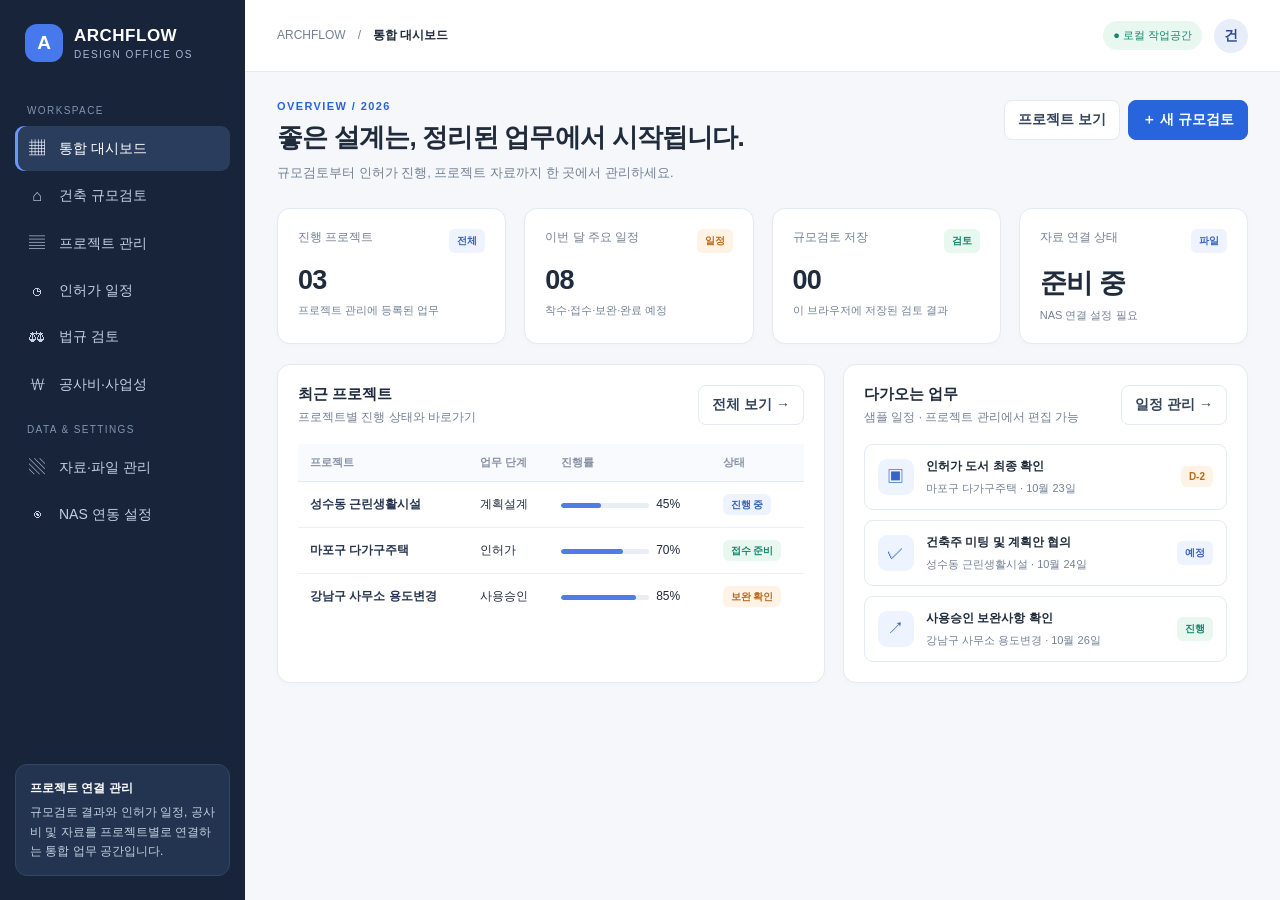
<file: index.html>
<!DOCTYPE html>
<html lang="ko">
<head>
<meta charset="UTF-8">
<meta name="viewport" content="width=device-width, initial-scale=1">
<title>ARCHFLOW | 건축 규모검토 & 업무관리</title>
<style>
:root{--navy:#172b4d;--blue:#2864dc;--pale:#edf3ff;--bg:#f5f7fb;--line:#e4e9f2;--text:#202b3c;--muted:#738096;--green:#16876b;--orange:#c87822}
*{box-sizing:border-box}body{margin:0;background:var(--bg);font-family:Inter,"Noto Sans KR",Arial,sans-serif;color:var(--text);font-size:14px}button,input,select,textarea{font:inherit}button{cursor:pointer}.app{display:flex;min-height:100vh}.sidebar{width:245px;background:#17243a;color:#dce5f4;padding:24px 15px;display:flex;flex-direction:column;flex-shrink:0}.brand{display:flex;gap:11px;align-items:center;padding:0 10px 28px}.logo{width:38px;height:38px;background:#4778ec;border-radius:12px;display:grid;place-items:center;color:white;font-size:19px;font-weight:800}.brand strong{font-size:17px;letter-spacing:.5px;color:white}.brand small{display:block;color:#a9b8d1;font-size:10px;letter-spacing:1.5px;margin-top:3px}.navlabel{font-size:10px;color:#8394b0;letter-spacing:1.4px;padding:15px 12px 8px}.nav{display:flex;align-items:center;gap:12px;padding:12px;border-radius:9px;color:#c4d0e2;margin:2px 0;border:0;background:transparent;text-align:left;width:100%}.nav .ico{width:20px;text-align:center;font-size:16px}.nav:hover,.nav.active{background:#2a3d5c;color:white}.nav.active{box-shadow:inset 3px 0 #6d94ff}.sidefoot{margin-top:auto;background:#22344f;border:1px solid #344762;border-radius:12px;padding:14px;color:#c4d0e2;font-size:12px;line-height:1.6}.sidefoot b{display:block;color:#fff;margin-bottom:5px}.main{flex:1;min-width:0}.topbar{height:72px;background:#fff;border-bottom:1px solid var(--line);display:flex;align-items:center;justify-content:space-between;padding:0 32px}.crumb{color:var(--muted);font-size:12px}.crumb b{color:var(--text)}.topright{display:flex;align-items:center;gap:12px}.status{font-size:11px;background:#e9f7f1;color:#16876b;padding:7px 10px;border-radius:20px}.avatar{width:34px;height:34px;border-radius:50%;background:#e8edfa;color:#2c4e91;display:grid;place-items:center;font-weight:700}.content{padding:28px 32px 40px;max-width:1500px;margin:auto}.pagehead{display:flex;justify-content:space-between;gap:18px;align-items:flex-start;margin-bottom:24px}.eyebrow{color:var(--blue);font-size:11px;letter-spacing:1.4px;font-weight:800;margin-bottom:8px}.pagehead h1{font-size:26px;letter-spacing:-.8px;margin:0 0 8px}.sub{color:var(--muted);font-size:13px;line-height:1.6}.actions{display:flex;gap:8px;flex-wrap:wrap}.btn{border:1px solid var(--line);background:white;color:#35435a;border-radius:8px;padding:10px 13px;font-weight:650}.btn.primary{background:var(--blue);color:white;border-color:var(--blue)}.btn.dark{background:var(--navy);color:#fff;border-color:var(--navy)}.btn:hover{filter:brightness(.97)}.grid{display:grid;gap:18px}.stats{grid-template-columns:repeat(4,minmax(0,1fr));margin-bottom:20px}.card{background:white;border:1px solid var(--line);border-radius:13px;padding:20px;box-shadow:0 2px 7px #172b4d05}.statlabel{color:var(--muted);font-size:12px;display:flex;justify-content:space-between}.statnum{font-size:27px;font-weight:800;margin:12px 0 7px;letter-spacing:-.7px}.statfoot{font-size:11px;color:var(--muted)}.tag{font-size:10px;padding:5px 8px;border-radius:6px;background:#eef3ff;color:#3763bb;font-weight:700}.tag.green{background:#e8f7f0;color:#16876b}.tag.orange{background:#fff3e5;color:#b76b1d}.two{grid-template-columns:minmax(0,1.15fr) minmax(340px,.85fr)}.cardhead{display:flex;justify-content:space-between;align-items:center;margin-bottom:18px}.cardhead h2{font-size:15px;margin:0}.cardhead p{margin:5px 0 0;color:var(--muted);font-size:12px}.formgrid{display:grid;grid-template-columns:repeat(2,minmax(0,1fr));gap:14px}.field label{display:block;font-size:12px;font-weight:700;color:#4b5870;margin-bottom:7px}.field input,.field select,.field textarea{width:100%;border:1px solid #dce3ee;border-radius:8px;padding:11px 10px;outline:none;background:#fff;color:var(--text)}.field input:focus,.field select:focus{border-color:#7da0f7;box-shadow:0 0 0 3px #2864dc13}.unit{position:relative}.unit input{padding-right:44px}.unit span{position:absolute;right:11px;top:11px;color:#8994a7;font-size:12px}.full{grid-column:1/-1}.divider{border:0;border-top:1px solid var(--line);margin:20px 0}.resultbox{background:#f5f8ff;border:1px solid #e2eaff;border-radius:11px;padding:16px;margin-top:18px}.resulttop{display:flex;justify-content:space-between;align-items:center;margin-bottom:13px}.resulttop b{font-size:13px}.resulttop span{font-size:11px;color:var(--muted)}.resulttiles{display:grid;grid-template-columns:repeat(3,1fr);gap:10px}.tile{background:#fff;border-radius:9px;padding:13px;border:1px solid #e7ecf6}.tile small{display:block;color:var(--muted);font-size:11px}.tile strong{display:block;font-size:19px;margin-top:8px}.tile em{font-size:11px;color:#8a95a8;font-style:normal}.diagram{background:#f9fbfe;border:1px solid var(--line);border-radius:10px;padding:15px;min-height:270px;display:flex;align-items:center;justify-content:center}.siteplan{width:100%;max-width:430px;aspect-ratio:1.35;position:relative;border:2px dashed #a8b7cb;background:#f1f5fa;transform:skewY(-1deg)}.siteplan:before{content:"대지 경계";position:absolute;top:8px;left:10px;font-size:10px;color:#8996a9}.building{position:absolute;background:#cbdcff;border:2px solid #5b82d8;left:20%;right:18%;top:20%;bottom:20%;display:flex;flex-direction:column;align-items:center;justify-content:center;color:#244c9c;text-align:center}.building strong{font-size:13px}.building span{font-size:11px;margin-top:5px}.road{position:absolute;bottom:-26px;left:0;right:0;text-align:center;color:#7d899d;font-size:10px;letter-spacing:3px}.legend{display:flex;gap:14px;flex-wrap:wrap;margin-top:14px;color:var(--muted);font-size:11px}.dot{display:inline-block;width:8px;height:8px;border-radius:2px;background:#cbdcff;margin-right:5px}.tablewrap{overflow:auto}.table{width:100%;border-collapse:collapse;white-space:nowrap}.table th{text-align:left;font-size:11px;color:#8792a5;font-weight:700;padding:11px 12px;background:#f8fafd;border-bottom:1px solid var(--line)}.table td{padding:14px 12px;border-bottom:1px solid #edf0f5;font-size:12px}.table tr:last-child td{border-bottom:0}.projectname{font-weight:750;color:#263650}.muted{color:var(--muted)}.progress{width:88px;height:5px;background:#e9edf4;border-radius:10px;overflow:hidden;display:inline-block;vertical-align:middle;margin-right:7px}.progress i{height:100%;display:block;background:#4d7de5;border-radius:10px}.section{display:none}.section.active{display:block}.list{display:grid;gap:10px}.listitem{display:flex;align-items:center;gap:12px;padding:13px;border:1px solid var(--line);border-radius:9px}.listicon{width:36px;height:36px;display:grid;place-items:center;border-radius:9px;background:#edf3ff;color:#3466c9;font-size:17px}.listtext{flex:1}.listtext b{display:block;font-size:12px;margin-bottom:4px}.listtext small{color:var(--muted);font-size:11px}.notice{padding:12px 14px;border-radius:9px;background:#fff8eb;border:1px solid #f6e5c6;color:#8e611f;font-size:11px;line-height:1.7;margin-top:14px}.toast{position:fixed;right:24px;bottom:24px;background:#172b4d;color:white;padding:13px 18px;border-radius:10px;box-shadow:0 8px 25px #172b4d30;display:none;z-index:10}.empty{padding:30px;text-align:center;color:var(--muted)}.mobilemenu{display:none}
@media(max-width:1050px){.sidebar{width:205px}.content{padding:22px}.stats{grid-template-columns:repeat(2,1fr)}.two{grid-template-columns:1fr}}
@media(max-width:720px){.sidebar{width:64px;padding:18px 7px}.brand{padding:0 5px 22px}.brand>div:last-child,.navlabel,.nav span:not(.ico),.sidefoot{display:none}.nav{justify-content:center;padding:12px 0}.nav .ico{font-size:18px}.topbar{padding:0 15px;height:60px}.content{padding:18px 13px}.pagehead{display:block}.actions{margin-top:14px}.stats{gap:10px}.card{padding:15px}.formgrid{grid-template-columns:1fr}.full{grid-column:auto}.resulttiles{grid-template-columns:1fr}.pagehead h1{font-size:22px}}
@media print{.sidebar,.topbar,.actions,.nav{display:none!important}.content{padding:0;max-width:none}.section{display:none!important}#scale.section.active{display:block!important}.card{break-inside:avoid;box-shadow:none}}
</style>
</head>
<body>
<div class="app">
<aside class="sidebar">
  <div class="brand"><div class="logo">A</div><div><strong>ARCHFLOW</strong><small>DESIGN OFFICE OS</small></div></div>
  <div class="navlabel">WORKSPACE</div>
  <button class="nav active" data-page="dashboard"><span class="ico">▦</span><span>통합 대시보드</span></button>
  <button class="nav" data-page="scale"><span class="ico">⌂</span><span>건축 규모검토</span></button>
  <button class="nav" data-page="projects"><span class="ico">▤</span><span>프로젝트 관리</span></button>
  <button class="nav" data-page="schedule"><span class="ico">◷</span><span>인허가 일정</span></button>
  <button class="nav" data-page="codes"><span class="ico">⚖</span><span>법규 검토</span></button>
  <button class="nav" data-page="cost"><span class="ico">₩</span><span>공사비·사업성</span></button>
  <div class="navlabel">DATA & SETTINGS</div>
  <button class="nav" data-page="files"><span class="ico">▧</span><span>자료·파일 관리</span></button>
  <button class="nav" data-page="nas"><span class="ico">◉</span><span>NAS 연동 설정</span></button>
  <div class="sidefoot"><b>프로젝트 연결 관리</b>규모검토 결과와 인허가 일정, 공사비 및 자료를 프로젝트별로 연결하는 통합 업무 공간입니다.</div>
</aside>
<main class="main">
<header class="topbar"><div class="crumb">ARCHFLOW　/　<b id="crumb">통합 대시보드</b></div><div class="topright"><span class="status">● 로컬 작업공간</span><div class="avatar">건</div></div></header>
<div class="content">
<section id="dashboard" class="section active">
 <div class="pagehead"><div><div class="eyebrow">OVERVIEW / 2026</div><h1>좋은 설계는, 정리된 업무에서 시작됩니다.</h1><div class="sub">규모검토부터 인허가 진행, 프로젝트 자료까지 한 곳에서 관리하세요.</div></div><div class="actions"><button class="btn" onclick="showPage('projects')">프로젝트 보기</button><button class="btn primary" onclick="showPage('scale')">＋ 새 규모검토</button></div></div>
 <div class="grid stats">
  <div class="card"><div class="statlabel">진행 프로젝트 <span class="tag">전체</span></div><div class="statnum" id="statProjects">03</div><div class="statfoot">프로젝트 관리에 등록된 업무</div></div>
  <div class="card"><div class="statlabel">이번 달 주요 일정 <span class="tag orange">일정</span></div><div class="statnum">08</div><div class="statfoot">착수·접수·보완·완료 예정</div></div>
  <div class="card"><div class="statlabel">규모검토 저장 <span class="tag green">검토</span></div><div class="statnum" id="statScales">01</div><div class="statfoot">이 브라우저에 저장된 검토 결과</div></div>
  <div class="card"><div class="statlabel">자료 연결 상태 <span class="tag">파일</span></div><div class="statnum">준비 중</div><div class="statfoot">NAS 연결 설정 필요</div></div>
 </div>
 <div class="grid two">
  <div class="card"><div class="cardhead"><div><h2>최근 프로젝트</h2><p>프로젝트별 진행 상태와 바로가기</p></div><button class="btn" onclick="showPage('projects')">전체 보기 →</button></div>
   <div class="tablewrap"><table class="table"><thead><tr><th>프로젝트</th><th>업무 단계</th><th>진행률</th><th>상태</th></tr></thead><tbody id="dashProjects"><tr><td class="projectname">성수동 근린생활시설</td><td>계획설계</td><td><span class="progress"><i style="width:45%"></i></span>45%</td><td><span class="tag">진행 중</span></td></tr><tr><td class="projectname">마포구 다가구주택</td><td>인허가</td><td><span class="progress"><i style="width:70%"></i></span>70%</td><td><span class="tag green">접수 준비</span></td></tr><tr><td class="projectname">강남구 사무소 용도변경</td><td>사용승인</td><td><span class="progress"><i style="width:85%"></i></span>85%</td><td><span class="tag orange">보완 확인</span></td></tr></tbody></table></div>
  </div>
  <div class="card"><div class="cardhead"><div><h2>다가오는 업무</h2><p>샘플 일정 · 프로젝트 관리에서 편집 가능</p></div><button class="btn" onclick="showPage('schedule')">일정 관리 →</button></div>
   <div class="list"><div class="listitem"><div class="listicon">▣</div><div class="listtext"><b>인허가 도서 최종 확인</b><small>마포구 다가구주택 · 10월 23일</small></div><span class="tag orange">D-2</span></div><div class="listitem"><div class="listicon">✓</div><div class="listtext"><b>건축주 미팅 및 계획안 협의</b><small>성수동 근린생활시설 · 10월 24일</small></div><span class="tag">예정</span></div><div class="listitem"><div class="listicon">↗</div><div class="listtext"><b>사용승인 보완사항 확인</b><small>강남구 사무소 용도변경 · 10월 26일</small></div><span class="tag green">진행</span></div></div>
  </div>
 </div>
</section>

<section id="scale" class="section">
 <div class="pagehead"><div><div class="eyebrow">SITE FEASIBILITY</div><h1>건축 규모검토</h1><div class="sub">대지 조건과 계획 기준을 입력해 개략적인 건축 가능 규모를 검토합니다.</div></div><div class="actions"><button class="btn" onclick="resetScale()">초기화</button><button class="btn" onclick="window.print()">검토표 인쇄 / PDF</button><button class="btn primary" onclick="saveScale()">검토 결과 저장</button></div></div>
 <div class="grid two">
  <div class="card"><div class="cardhead"><div><h2>01. 대지 및 계획 조건</h2><p>입력한 조건으로 개략 규모를 산정합니다.</p></div><span class="tag">INPUT</span></div>
   <div class="formgrid">
    <div class="field full"><label>프로젝트명</label><input id="sName" value="신규 건축 규모검토" placeholder="프로젝트명을 입력하세요"></div>
    <div class="field full"><label>대지 주소</label><input id="sAddress" placeholder="예: 서울특별시 성동구 성수동"></div>
    <div class="field"><label>대지면적</label><div class="unit"><input id="land" type="number" min="0" value="500"><span>㎡</span></div></div>
    <div class="field"><label>용도지역</label><select id="zone"><option>제1종일반주거지역</option><option selected>제2종일반주거지역</option><option>제3종일반주거지역</option><option>준주거지역</option><option>일반상업지역</option><option>준공업지역</option><option>계획관리지역</option><option>직접 입력 기준</option></select></div>
    <div class="field"><label>건폐율 기준</label><div class="unit"><input id="coverage" type="number" min="0" max="100" value="60"><span>%</span></div></div>
    <div class="field"><label>용적률 기준</label><div class="unit"><input id="far" type="number" min="0" value="200"><span>%</span></div></div>
    <div class="field"><label>계획 층수</label><div class="unit"><input id="floors" type="number" min="1" max="100" value="5"><span>층</span></div></div>
    <div class="field"><label>층당 계획 면적</label><div class="unit"><input id="floorArea" type="number" min="0" value="240"><span>㎡</span></div></div>
    <div class="field"><label>주용도</label><select id="use"><option>근린생활시설</option><option>다가구주택</option><option>다세대주택</option><option>상가주택</option><option>업무시설</option><option>기타</option></select></div>
    <div class="field"><label>예상 주차대수(직접 입력)</label><div class="unit"><input id="parking" type="number" min="0" value="6"><span>대</span></div></div>
   </div>
   <div class="resultbox"><div class="resulttop"><b>개략 산정 결과</b><span>입력값 변경 시 자동 계산</span></div><div class="resulttiles"><div class="tile"><small>최대 건축면적</small><strong id="rBuilding">300.0 <em>㎡</em></strong><em>대지면적 × 건폐율</em></div><div class="tile"><small>용적률 산정 상한</small><strong id="rFar">1,000.0 <em>㎡</em></strong><em>대지면적 × 용적률</em></div><div class="tile"><small>계획 연면적</small><strong id="rPlan">1,200.0 <em>㎡</em></strong><em>층당 면적 × 층수</em></div></div></div>
   <div class="notice">주의: 본 결과는 사용자가 입력한 비율을 적용한 개략 산정치입니다. 실제 허용 규모는 지구단위계획, 도로·접도, 높이 제한, 일조, 대지안의 공지, 주차, 용적률 산정 제외 면적 등 개별 조건을 확인해야 합니다. 법적 적합성을 보증하지 않습니다.</div>
  </div>
  <div class="card"><div class="cardhead"><div><h2>02. 개략 배치 및 요약</h2><p>건축 가능 영역을 설명하기 위한 개념도입니다.</p></div><span class="tag">PREVIEW</span></div>
   <div class="diagram"><div class="siteplan"><div class="building"><strong id="planName">건축 계획 영역</strong><span id="planArea">계획면적 240㎡ / 층</span><span id="planFloors">지상 5층 계획</span></div><div class="road">접도 방향 · 도로</div></div></div>
   <div class="legend"><span><i class="dot"></i>개략 건축 영역</span><span>점선: 가상 대지 경계</span></div><hr class="divider">
   <div class="list"><div class="listitem"><div class="listicon">⌂</div><div class="listtext"><b>계획 용도 / 용도지역</b><small id="sumUse">근린생활시설 · 제2종일반주거지역</small></div></div><div class="listitem"><div class="listicon">▥</div><div class="listtext"><b>계획 건폐율</b><small id="sumCoverage">48.0% / 기준 60%</small></div><span class="tag green" id="coverageTag">참고</span></div><div class="listitem"><div class="listicon">▤</div><div class="listtext"><b>계획 용적률</b><small id="sumFar">240.0% / 기준 200%</small></div><span class="tag orange" id="farTag">확인 필요</span></div><div class="listitem"><div class="listicon">P</div><div class="listtext"><b>주차 계획</b><small id="sumParking">예상 주차 6대 · 법정 기준 별도 확인</small></div></div></div>
  </div>
 </div>
 <div class="card" style="margin-top:18px"><div class="cardhead"><div><h2>저장된 규모검토</h2><p>현재 브라우저에 저장된 결과입니다.</p></div><button class="btn" onclick="renderScales()">새로고침</button></div><div class="tablewrap"><table class="table"><thead><tr><th>프로젝트</th><th>주소</th><th>대지면적</th><th>계획 연면적</th><th>저장일</th><th>작업</th></tr></thead><tbody id="scaleRows"><tr><td colspan="6" class="empty">저장된 검토 결과가 없습니다.</td></tr></tbody></table></div></div>
</section>

<section id="projects" class="section">
 <div class="pagehead"><div><div class="eyebrow">PROJECT TRACKER</div><h1>프로젝트 관리</h1><div class="sub">프로젝트의 기본정보와 업무 진행 상태를 관리합니다.</div></div><div class="actions"><button class="btn primary" onclick="addProject()">＋ 프로젝트 추가</button></div></div>
 <div class="card"><div class="cardhead"><div><h2>프로젝트 목록</h2><p>샘플 데이터를 수정하거나 새 프로젝트를 추가할 수 있습니다.</p></div><span class="tag" id="projectCount">3개 프로젝트</span></div><div class="tablewrap"><table class="table"><thead><tr><th>프로젝트명</th><th>주소</th><th>업무 단계</th><th>진행률</th><th>공사비(예상)</th><th>관리</th></tr></thead><tbody id="projectRows"></tbody></table></div></div>
 <div class="notice">프로젝트 데이터는 현재 사용 중인 브라우저의 로컬 저장소에 보관됩니다. 여러 기기·직원 간 동기화하려면 서버 또는 NAS API를 별도로 연결해야 합니다.</div>
</section>
<section id="schedule" class="section">
 <div class="pagehead"><div><div class="eyebrow">PERMIT MILESTONES</div><h1>인허가 일정</h1><div class="sub">프로젝트별 주요 일정과 담당 업무를 확인합니다.</div></div><div class="actions"><button class="btn primary" onclick="addTask()">＋ 일정 추가</button></div></div>
 <div class="grid two"><div class="card"><div class="cardhead"><div><h2>업무 일정 목록</h2><p>일정은 이 브라우저에 저장됩니다.</p></div></div><div id="taskList" class="list"></div></div><div class="card"><div class="cardhead"><div><h2>기본 인허가 흐름</h2><p>프로젝트에 따라 단계와 기간은 달라집니다.</p></div></div><div class="list"><div class="listitem"><div class="listicon">01</div><div class="listtext"><b>사전검토 및 법규 확인</b><small>용도지역 · 지구단위계획 · 접도 · 규모</small></div></div><div class="listitem"><div class="listicon">02</div><div class="listtext"><b>계획설계 및 건축주 협의</b><small>배치 · 평면 · 주차 · 개략 공사비</small></div></div><div class="listitem"><div class="listicon">03</div><div class="listtext"><b>허가·신고 도서 작성 및 접수</b><small>관계 법령 및 관할 기관 요구사항 확인</small></div></div><div class="listitem"><div class="listicon">04</div><div class="listtext"><b>보완 대응 및 착공 준비</b><small>협의 결과, 감리·시공 관련 서류 확인</small></div></div><div class="listitem"><div class="listicon">05</div><div class="listtext"><b>공사·사용승인 단계</b><small>현장 확인 및 준공 도서 정리</small></div></div></div></div></div>
</section>
<section id="codes" class="section">
 <div class="pagehead"><div><div class="eyebrow">REGULATORY REVIEW</div><h1>건축법규 검토</h1><div class="sub">프로젝트별 검토 항목과 확인 상태를 기록합니다. 자동 법령판정 기능은 추후 연결 대상입니다.</div></div><div class="actions"><button class="btn primary" onclick="addCode()">＋ 검토 항목 추가</button></div></div>
 <div class="card"><div class="cardhead"><div><h2>법규 체크리스트</h2><p>항목을 체크하고 검토 메모를 남길 수 있습니다.</p></div><span class="tag orange">실무자 확인 필요</span></div><div class="tablewrap"><table class="table"><thead><tr><th>검토 항목</th><th>주요 확인 내용</th><th>상태</th><th>메모</th><th>관리</th></tr></thead><tbody id="codeRows"></tbody></table></div><div class="notice">법령·조례·지구단위계획은 개정 및 지역별 차이가 있으므로 실제 인허가 전에는 최신 원문과 관할 기관 기준을 확인해야 합니다.</div></div>
</section>
<section id="cost" class="section">
 <div class="pagehead"><div><div class="eyebrow">COST & FEASIBILITY</div><h1>공사비 · 사업성 관리</h1><div class="sub">프로젝트의 개략 공사비와 부대비용을 산정해 기록합니다.</div></div></div>
 <div class="grid two"><div class="card"><div class="cardhead"><div><h2>개략 공사비 계산기</h2><p>단가를 직접 입력해 예산을 검토하세요.</p></div></div><div class="formgrid"><div class="field full"><label>프로젝트 선택</label><select id="costProject"></select></div><div class="field"><label>공사 연면적</label><div class="unit"><input id="costArea" type="number" value="1000" min="0"><span>㎡</span></div></div><div class="field"><label>㎡당 공사비</label><div class="unit"><input id="costUnit" type="number" value="2500000" min="0"><span>원</span></div></div><div class="field"><label>설계·감리 등 부대비율</label><div class="unit"><input id="costExtra" type="number" value="12" min="0"><span>%</span></div></div><div class="field"><label>예비비 비율</label><div class="unit"><input id="costReserve" type="number" value="5" min="0"><span>%</span></div></div></div><hr class="divider"><div class="resulttiles"><div class="tile"><small>직접 공사비</small><strong id="directCost">25.0억</strong></div><div class="tile"><small>부대비용</small><strong id="extraCost">3.0억</strong></div><div class="tile"><small>총 예산(개략)</small><strong id="totalCost">29.4억</strong></div></div><div style="margin-top:16px"><button class="btn primary" onclick="saveCost()">프로젝트에 공사비 반영</button></div></div>
 <div class="card"><div class="cardhead"><div><h2>산정 기준 메모</h2><p>실제 견적 전 확인사항</p></div></div><div class="list"><div class="listitem"><div class="listicon">₩</div><div class="listtext"><b>공사비 단가</b><small>구조·마감·설비·지역·시점에 따라 달라집니다.</small></div></div><div class="listitem"><div class="listicon">＋</div><div class="listtext"><b>별도 비용 확인</b><small>철거, 토목, 인입, 각종 부담금 및 금융비용 등</small></div></div><div class="listitem"><div class="listicon">✓</div><div class="listtext"><b>비교 견적 권장</b><small>개략 검토용 결과이며 확정 견적이 아닙니다.</small></div></div></div><div class="notice">금액은 입력한 면적과 단가를 이용한 단순 참고치입니다. 실제 사업비 판단에는 별도 검토가 필요합니다.</div></div></div>
</section>
<section id="files" class="section">
 <div class="pagehead"><div><div class="eyebrow">DOCUMENT CENTER</div><h1>자료 · 파일 관리</h1><div class="sub">프로젝트 관련 자료의 분류 체계를 정리합니다.</div></div><div class="actions"><button class="btn primary" onclick="addFileNote()">＋ 자료 메모 추가</button></div></div>
 <div class="grid two"><div class="card"><div class="cardhead"><div><h2>프로젝트 자료 목록</h2><p>실제 파일 업로드 및 NAS 저장은 서버 연동 후 활성화됩니다.</p></div></div><div id="fileNotes" class="list"></div></div><div class="card"><div class="cardhead"><div><h2>권장 폴더 구조</h2><p>NAS 프로젝트 폴더 구성 예시</p></div></div><div class="list"><div class="listitem"><div class="listicon">📁</div><div class="listtext"><b>01_계약 및 기본정보</b><small>계약서 · 건축주 자료 · 토지 정보</small></div></div><div class="listitem"><div class="listicon">📁</div><div class="listtext"><b>02_규모검토 및 법규</b><small>규모검토표 · 법규 체크리스트 · 사전검토</small></div></div><div class="listitem"><div class="listicon">📁</div><div class="listtext"><b>03_설계도서</b><small>계획 · 허가 · 실시설계 · 수정본</small></div></div><div class="listitem"><div class="listicon">📁</div><div class="listtext"><b>04_인허가 및 협의</b><small>접수 · 보완 · 협의 회신 · 필증</small></div></div><div class="listitem"><div class="listicon">📁</div><div class="listtext"><b>05_공사 및 준공</b><small>현장 자료 · 변경사항 · 사용승인</small></div></div></div></div></div>
</section>
<section id="nas" class="section">
 <div class="pagehead"><div><div class="eyebrow">SELF-HOSTED WORKSPACE</div><h1>NAS 연동 설정</h1><div class="sub">Synology NAS 기반으로 사무실 내부의 프로젝트 데이터 저장소를 구성할 때 참고하세요.</div></div></div>
 <div class="grid two"><div class="card"><div class="cardhead"><div><h2>연결 정보</h2><p>현재는 설정값 안내용이며 실제 연결을 수행하지 않습니다.</p></div><span class="tag orange">미연결</span></div><div class="formgrid"><div class="field full"><label>NAS 내부 주소</label><input id="nasHost" placeholder="예: http://192.168.219.44:5000"></div><div class="field full"><label>API 경로(예시)</label><input value="/webapi/entry.cgi" readonly></div><div class="field full"><label>연동 상태</label><input value="서버/API 연결 전" readonly></div></div><div class="notice">브라우저에 NAS 관리자 계정이나 비밀번호를 저장하지 마세요. 외부 접속은 HTTPS, 방화벽, 계정 권한, VPN 등 보안 설정을 먼저 검토하고 API 인증은 서버 측에서 처리하는 구성이 안전합니다.</div><div style="margin-top:15px"><button class="btn primary" onclick="saveNas()">주소 저장</button></div></div>
 <div class="card"><div class="cardhead"><div><h2>권장 구성</h2><p>여러 직원과 여러 기기에서 사용하기 위한 구성</p></div></div><div class="list"><div class="listitem"><div class="listicon">1</div><div class="listtext"><b>웹 화면</b><small>PC·태블릿 브라우저에서 접근</small></div></div><div class="listitem"><div class="listicon">2</div><div class="listtext"><b>백엔드 API</b><small>로그인, 권한, 프로젝트 데이터 처리</small></div></div><div class="listitem"><div class="listicon">3</div><div class="listtext"><b>Synology NAS</b><small>도면·PDF·문서 파일 저장 및 백업</small></div></div><div class="listitem"><div class="listicon">4</div><div class="listtext"><b>데이터베이스</b><small>프로젝트·일정·검토 이력 연결</small></div></div></div></div></div>
</section>
</div>
</main>
</div>
<div class="toast" id="toast"></div>
<script>
const initialProjects=[
{id:1,name:'성수동 근린생활시설',address:'서울 성동구 성수동',stage:'계획설계',progress:45,cost:'12억',status:'진행 중'},
{id:2,name:'마포구 다가구주택',address:'서울 마포구 망원동',stage:'인허가',progress:70,cost:'8억',status:'접수 준비'},
{id:3,name:'강남구 사무소 용도변경',address:'서울 강남구 역삼동',stage:'사용승인',progress:85,cost:'1.5억',status:'보완 확인'}
];
let projects=JSON.parse(localStorage.getItem('af_projects')||'null')||initialProjects;
let tasks=JSON.parse(localStorage.getItem('af_tasks')||'null')||[
{id:1,title:'인허가 도서 최종 확인',project:'마포구 다가구주택',date:'2026-10-23',status:'진행 중'},
{id:2,title:'건축주 미팅 및 계획안 협의',project:'성수동 근린생활시설',date:'2026-10-24',status:'예정'},
{id:3,title:'사용승인 보완사항 확인',project:'강남구 사무소 용도변경',date:'2026-10-26',status:'진행 중'}
];
let codes=JSON.parse(localStorage.getItem('af_codes')||'null')||[
{title:'건폐율·용적률',detail:'용도지역 및 지구단위계획 기준',status:'미검토',memo:''},
{title:'접도 및 도로',detail:'도로 폭, 접도 길이, 도로 지정 여부',status:'미검토',memo:''},
{title:'대지안의 공지',detail:'용도·규모·조례별 이격 기준',status:'미검토',memo:''},
{title:'높이 및 일조',detail:'정북방향 일조, 가로구역별 높이 등',status:'미검토',memo:''},
{title:'주차장 설치',detail:'시설 용도·면적·조례별 설치 기준',status:'미검토',memo:''},
{title:'피난·방화·소방',detail:'직통계단, 방화구획, 소방시설 등',status:'미검토',memo:''},
{title:'장애인 편의시설',detail:'용도 및 규모에 따른 설치 대상',status:'미검토',memo:''}
];
let fileNotes=JSON.parse(localStorage.getItem('af_files')||'null')||[
{title:'프로젝트 기본자료',detail:'대지 정보 및 건축주 제공자료 정리 예정'},
{title:'인허가 도서',detail:'접수 도서와 보완본 버전 관리 예정'}
];
function persist(){localStorage.setItem('af_projects',JSON.stringify(projects));localStorage.setItem('af_tasks',JSON.stringify(tasks));localStorage.setItem('af_codes',JSON.stringify(codes));localStorage.setItem('af_files',JSON.stringify(fileNotes))}
function toast(s){let t=document.getElementById('toast');t.textContent=s;t.style.display='block';clearTimeout(window.tt);window.tt=setTimeout(()=>t.style.display='none',2600)}
function showPage(id){document.querySelectorAll('.section').forEach(x=>x.classList.toggle('active',x.id===id));document.querySelectorAll('.nav').forEach(x=>x.classList.toggle('active',x.dataset.page===id));let n=document.querySelector('.nav[data-page="'+id+'"]');document.getElementById('crumb').textContent=n?n.innerText.trim():'통합 대시보드';if(id==='projects')renderProjects();if(id==='schedule')renderTasks();if(id==='codes')renderCodes();if(id==='files')renderFiles();if(id==='scale')renderScales();if(id==='cost')updateCost();window.scrollTo({top:0,behavior:'smooth'})}
document.querySelectorAll('.nav').forEach(b=>b.addEventListener('click',()=>showPage(b.dataset.page)));
function num(id){return Math.max(0,Number(document.getElementById(id).value)||0)}
function calcScale(){let land=num('land'),cov=num('coverage'),far=num('far'),floors=Math.max(1,num('floors')),fa=num('floorArea'),b=land*cov/100,f=land*far/100,plan=fa*floors;document.getElementById('rBuilding').innerHTML=b.toLocaleString('ko-KR',{maximumFractionDigits:1})+' <em>㎡</em>';document.getElementById('rFar').innerHTML=f.toLocaleString('ko-KR',{maximumFractionDigits:1})+' <em>㎡</em>';document.getElementById('rPlan').innerHTML=plan.toLocaleString('ko-KR',{maximumFractionDigits:1})+' <em>㎡</em>';document.getElementById('planName').textContent=document.getElementById('sName').value||'건축 계획 영역';document.getElementById('planArea').textContent='계획면적 '+fa.toLocaleString()+'㎡ / 층';document.getElementById('planFloors').textContent='지상 '+floors+'층 계획';document.getElementById('sumUse').textContent=document.getElementById('use').value+' · '+document.getElementById('zone').value;let pc=land?fa/land*100:0,pf=land?plan/land*100:0;document.getElementById('sumCoverage').textContent=pc.toFixed(1)+'% / 기준 '+cov+'%';document.getElementById('sumFar').textContent=pf.toFixed(1)+'% / 기준 '+far+'%';document.getElementById('coverageTag').textContent=pc<=cov?'입력값 기준 이내':'초과';document.getElementById('coverageTag').className='tag '+(pc<=cov?'green':'orange');document.getElementById('farTag').textContent=pf<=far?'입력값 기준 이내':'초과';document.getElementById('farTag').className='tag '+(pf<=far?'green':'orange');document.getElementById('sumParking').textContent='예상 주차 '+num('parking')+'대 · 법정 기준 별도 확인'}
['sName','land','zone','coverage','far','floors','floorArea','use','parking'].forEach(id=>document.getElementById(id).addEventListener('input',calcScale));
function resetScale(){document.getElementById('sName').value='신규 건축 규모검토';document.getElementById('sAddress').value='';document.getElementById('land').value=500;document.getElementById('coverage').value=60;document.getElementById('far').value=200;document.getElementById('floors').value=5;document.getElementById('floorArea').value=240;document.getElementById('parking').value=6;calcScale();toast('입력값을 초기화했습니다.')}
function getScales(){return JSON.parse(localStorage.getItem('af_scales')||'[]')}
function saveScale(){let a=getScales(),obj={id:Date.now(),name:document.getElementById('sName').value||'이름 없는 검토',address:document.getElementById('sAddress').value,land:num('land'),coverage:num('coverage'),far:num('far'),floors:num('floors'),floorArea:num('floorArea'),plan:num('floors')*num('floorArea'),use:document.getElementById('use').value,zone:document.getElementById('zone').value,parking:num('parking'),date:new Date().toLocaleDateString('ko-KR')};a.unshift(obj);localStorage.setItem('af_scales',JSON.stringify(a));renderScales();document.getElementById('statScales').textContent=String(a.length).padStart(2,'0');toast('규모검토 결과를 저장했습니다.')}
function renderScales(){let a=getScales(),tb=document.getElementById('scaleRows');if(!tb)return;tb.innerHTML=a.length?a.map(x=>`<tr><td class="projectname">${esc(x.name)}</td><td>${esc(x.address||'-')}</td><td>${x.land.toLocaleString()}㎡</td><td>${x.plan.toLocaleString()}㎡</td><td>${esc(x.date)}</td><td><button class="btn" onclick="loadScale(${x.id})">불러오기</button> <button class="btn" onclick="deleteScale(${x.id})">삭제</button></td></tr>`).join(''):'<tr><td colspan="6" class="empty">저장된 검토 결과가 없습니다.</td></tr>';document.getElementById('statScales').textContent=String(a.length).padStart(2,'0')}
function loadScale(id){let x=getScales().find(a=>a.id===id);if(!x)return;for(let k of ['name','address','land','coverage','far','floors','floorArea','use','zone','parking']){let el=document.getElementById(k==='name'?'sName':k==='address'?'sAddress':k);if(el)el.value=x[k]??el.value}calcScale();toast('저장된 검토 결과를 불러왔습니다.')}
function deleteScale(id){if(confirm('이 검토 결과를 삭제할까요?')){localStorage.setItem('af_scales',JSON.stringify(getScales().filter(x=>x.id!==id)));renderScales();toast('삭제했습니다.')}}
function renderProjects(){let tb=document.getElementById('projectRows');tb.innerHTML=projects.map(p=>`<tr><td><input aria-label="프로젝트명" style="width:175px" value="${esc(p.name)}" onchange="editProject(${p.id},'name',this.value)"></td><td><input aria-label="주소" style="width:145px" value="${esc(p.address)}" onchange="editProject(${p.id},'address',this.value)"></td><td><select onchange="editProject(${p.id},'stage',this.value)">${['사전검토','계획설계','인허가','실시설계','착공','공사 중','사용승인','완료'].map(s=>`<option ${s===p.stage?'selected':''}>${s}</option>`).join('')}</select></td><td><input type="number" min="0" max="100" style="width:60px" value="${p.progress}" onchange="editProject(${p.id},'progress',this.value)"> %</td><td><input style="width:90px" value="${esc(p.cost||'')}" onchange="editProject(${p.id},'cost',this.value)" placeholder="예: 10억"></td><td><button class="btn" onclick="removeProject(${p.id})">삭제</button></td></tr>`).join('');document.getElementById('projectCount').textContent=projects.length+'개 프로젝트';document.getElementById('statProjects').textContent=String(projects.length).padStart(2,'0');let opts=document.getElementById('costProject');if(opts)opts.innerHTML=projects.map(p=>`<option>${esc(p.name)}</option>`).join('')}
function editProject(id,k,v){let p=projects.find(p=>p.id===id);if(!p)return;p[k]=k==='progress'?Math.min(100,Math.max(0,Number(v)||0)):v;persist();renderProjects();toast('프로젝트 정보를 수정했습니다.')}
function addProject(){let name=prompt('프로젝트명을 입력하세요');if(!name)return;projects.push({id:Date.now(),name,address:'',stage:'사전검토',progress:0,cost:'',status:'신규'});persist();renderProjects();toast('프로젝트를 추가했습니다.')}
function removeProject(id){if(confirm('프로젝트를 삭제할까요?')){projects=projects.filter(p=>p.id!==id);persist();renderProjects();toast('프로젝트를 삭제했습니다.')}}
function renderTasks(){let el=document.getElementById('taskList');el.innerHTML=tasks.length?tasks.slice().sort((a,b)=>a.date.localeCompare(b.date)).map(t=>`<div class="listitem"><div class="listicon">◷</div><div class="listtext"><b>${esc(t.title)}</b><small>${esc(t.project)} · ${esc(t.date)}</small></div><select onchange="editTask(${t.id},this.value)" style="max-width:100px"><option ${t.status==='예정'?'selected':''}>예정</option><option ${t.status==='진행 중'?'selected':''}>진행 중</option><option ${t.status==='완료'?'selected':''}>완료</option></select><button class="btn" onclick="removeTask(${t.id})">삭제</button></div>`).join(''):'<div class="empty">등록된 일정이 없습니다.</div>'}
function addTask(){let title=prompt('업무명을 입력하세요');if(!title)return;let project=prompt('프로젝트명',projects[0]?.name||'개인 업무')||'개인 업무';let date=prompt('날짜를 입력하세요 (YYYY-MM-DD)','2026-10-30');if(!date)return;tasks.push({id:Date.now(),title,project,date,status:'예정'});persist();renderTasks();toast('일정을 추가했습니다.')}
function editTask(id,v){let t=tasks.find(x=>x.id===id);if(t)t.status=v;persist();renderTasks()}
function removeTask(id){tasks=tasks.filter(x=>x.id!==id);persist();renderTasks()}
function renderCodes(){document.getElementById('codeRows').innerHTML=codes.map((c,i)=>`<tr><td class="projectname">${esc(c.title)}</td><td>${esc(c.detail)}</td><td><select onchange="editCode(${i},'status',this.value)">${['미검토','검토 중','확인 완료','해당 없음'].map(s=>`<option ${s===c.status?'selected':''}>${s}</option>`).join('')}</select></td><td><input style="width:150px" value="${esc(c.memo||'')}" placeholder="검토 메모" onchange="editCode(${i},'memo',this.value)"></td><td><button class="btn" onclick="removeCode(${i})">삭제</button></td></tr>`).join('')}
function editCode(i,k,v){codes[i][k]=v;persist();toast('검토 항목을 저장했습니다.')}
function addCode(){let title=prompt('검토 항목명');if(!title)return;let detail=prompt('주요 확인 내용','검토 기준을 입력하세요')||'';codes.push({title,detail,status:'미검토',memo:''});persist();renderCodes()}
function removeCode(i){codes.splice(i,1);persist();renderCodes()}
function renderFiles(){document.getElementById('fileNotes').innerHTML=fileNotes.map((f,i)=>`<div class="listitem"><div class="listicon">▧</div><div class="listtext"><b>${esc(f.title)}</b><small>${esc(f.detail)}</small></div><button class="btn" onclick="removeFileNote(${i})">삭제</button></div>`).join('')}
function addFileNote(){let title=prompt('자료 분류명');if(!title)return;let detail=prompt('설명 또는 파일 위치','NAS 폴더 연결 예정')||'';fileNotes.push({title,detail});persist();renderFiles()}
function removeFileNote(i){fileNotes.splice(i,1);persist();renderFiles()}
function updateCost(){let p=document.getElementById('costProject');if(p&&projects.length)p.value=projects[0].name;calculateCost()}
function won(n){return (n/100000000).toLocaleString('ko-KR',{maximumFractionDigits:2})+'억'}
function calculateCost(){let direct=num('costArea')*num('costUnit'),extra=direct*num('costExtra')/100,reserve=(direct+extra)*num('costReserve')/100;document.getElementById('directCost').textContent=won(direct);document.getElementById('extraCost').textContent=won(extra);document.getElementById('totalCost').textContent=won(direct+extra+reserve)}
['costArea','costUnit','costExtra','costReserve'].forEach(id=>document.getElementById(id).addEventListener('input',calculateCost));
function saveCost(){let name=document.getElementById('costProject').value,p=projects.find(p=>p.name===name);if(p){p.cost=document.getElementById('totalCost').textContent;persist();toast(name+' 프로젝트에 공사비를 반영했습니다.')}else toast('프로젝트를 먼저 등록하세요.')}
function saveNas(){let v=document.getElementById('nasHost').value.trim();localStorage.setItem('af_nasHost',v);toast('NAS 주소를 이 브라우저에 저장했습니다. 실제 API 연결은 아직 설정되지 않았습니다.')}
function esc(s){return String(s??'').replace(/[&<>"']/g,c=>({'&':'&amp;','<':'&lt;','>':'&gt;','"':'&quot;',"'":'&#39;'}[c]))}
calcScale();renderScales();renderProjects();renderTasks();renderCodes();renderFiles();if(localStorage.getItem('af_nasHost'))document.getElementById('nasHost').value=localStorage.getItem('af_nasHost');calculateCost();
</script>
</body>
</html>
</file>
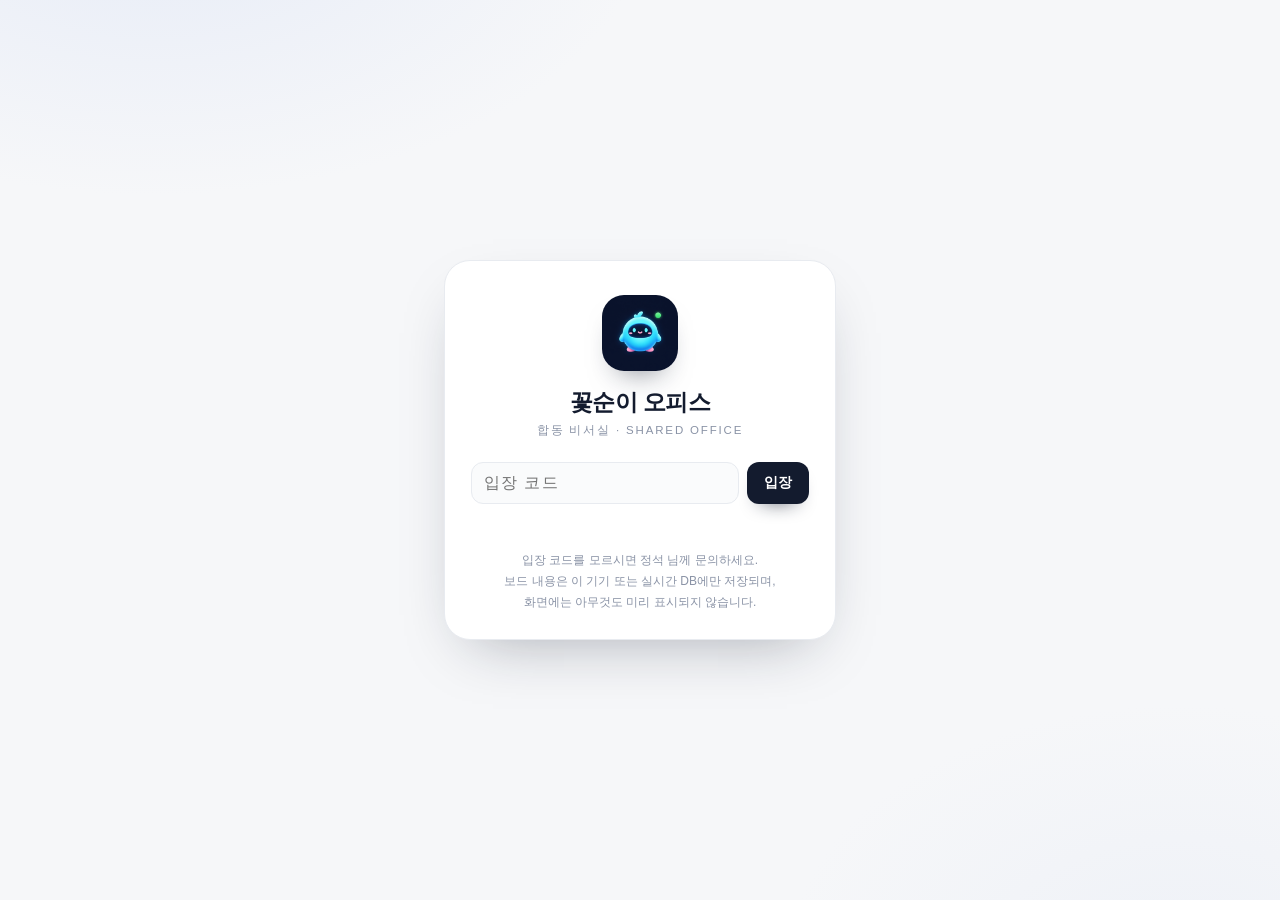
<file: shared-office/index.html>
<!doctype html>
<html lang="ko">
<head>
<meta charset="utf-8">
<meta name="viewport" content="width=device-width, initial-scale=1, viewport-fit=cover">
<meta name="theme-color" content="#131B2E">
<meta name="description" content="꽃순이 오피스 - 합동 비서실. 가족과 비서가 함께 쓰는 실시간 오피스 대시보드">
<title>꽃순이 오피스 · 합동 비서실</title>
<link rel="icon" href="./icon.svg">
<link rel="manifest" href="./manifest.json">
<link rel="apple-touch-icon" href="./apple-touch-icon.png">
<meta name="apple-mobile-web-app-capable" content="yes">
<meta name="apple-mobile-web-app-status-bar-style" content="default">
<meta name="apple-mobile-web-app-title" content="꽃순이 오피스">
<meta name="mobile-web-app-capable" content="yes">
<link rel="stylesheet" href="./style.css?v=20261127k">
</head>
<body>

<!-- ── 잠금 화면 ───────────────────────────────────────────── -->
<div class="lock" id="lockScreen">
  <div class="lock-card">
    <img class="lock-mark" src="./icon-512.png" alt="꽃순이 오피스">
    <h1>꽃순이 오피스</h1>
    <p class="lock-sub">합동 비서실 · Shared Office</p>
    <form id="lockForm" class="lock-form" autocomplete="off">
      <input id="lockCode" type="password" placeholder="입장 코드" aria-label="입장 코드" required autocapitalize="off" spellcheck="false">
      <button type="submit" class="btn primary">입장</button>
    </form>
    <p class="lock-error" id="lockError" role="alert"></p>
    <p class="lock-note">
      입장 코드를 모르시면 정석 님께 문의하세요.<br>
      보드 내용은 이 기기 또는 실시간 DB에만 저장되며,<br>화면에는 아무것도 미리 표시되지 않습니다.
    </p>
  </div>
</div>

<!-- ── 본문 ───────────────────────────────────────────────── -->
<div class="app" id="app" hidden>
  <div class="topbar-wrap">
    <header class="topbar">
      <div class="brand">
        <img class="brand-mark" src="./icon-512.png" alt="" aria-hidden="true">
        <div class="brand-text">
          <h1>꽃순이 오피스</h1>
          <p>합동 비서실 · 4개 파트 가동 중</p>
        </div>
      </div>
      <div class="topbar-actions">
        <button id="connBadge" class="live-badge" type="button" title="실시간 DB 연결 설정">
          <span class="dot"></span><span id="connText">LIVE</span>
        </button>
        <button id="settingsBtn" class="icon-btn" type="button" title="설정" aria-label="설정">⚙️</button>
        <button id="lockBtn" class="icon-btn" type="button" title="잠그기" aria-label="잠그기">🔒</button>
      </div>
    </header>

    <nav class="segmented" id="tabs" aria-label="화면 전환">
      <div class="segmented-track">
        <button class="seg active" data-view="office" type="button">오피스</button>
        <button class="seg" data-view="board" type="button">공유 보드</button>
        <button class="seg" data-view="todos" type="button">할 일</button>
        <button class="seg" data-view="kids" type="button">아이들</button>
        <button class="seg" data-view="chat" type="button">채팅</button>
        <button class="seg" data-view="status" type="button">현황</button>
      </div>
    </nav>
  </div>

  <main class="main">

    <!-- ── 오피스 ─────────────────────────────────────────── -->
    <section class="view active" id="view-office">

      <div class="card hero">
        <img class="hero-art" src="./icon-512.png" alt="" aria-hidden="true">
        <span class="pill">Workspace</span>
        <h2>정석 님, 합동 비서실이 가동 중이에요</h2>
        <p class="hero-sub">공간이나 담당자를 탭하면 최근 진행 현황을 바로 볼 수 있어요.</p>
        <div class="hero-chips">
          <button class="chip-btn motion is-on" id="motionToggle" type="button" aria-pressed="true">
            <span class="motion-dot"></span><span id="motionLabel">모션 ON</span>
          </button>
          <button class="chip-btn stat" id="statChip" type="button">
            <span class="stat-top">가동 <b>4파트</b></span>
            <span class="stat-sub" id="statSub">미완료 0 · 접속 0</span>
          </button>
          <span class="chip-btn stat">
            <span class="stat-top"><b>Lv.3</b> 꽃순이</span>
            <span class="stat-sub">비서실 지휘</span>
          </span>
        </div>
      </div>

      <div class="card office-card">
        <div class="office-head">
          <div>
            <h3>오피스</h3>
            <p class="office-sub">핀을 탭하면 그 자리의 최근 진행 현황이 열려요</p>
          </div>
          <span class="office-live"><i class="dot"></i><span id="officeMode">실시간</span></span>
        </div>

        <div class="office-body">
          <div class="office-stage" id="officeStage">
            <img src="./office-scene.png" alt="꽃순이 오피스 아이소메트릭 도면" width="1100" height="979" fetchpriority="high" decoding="async">
            <button class="pin" data-room="hq"      type="button" aria-label="지휘실" data-short="지휘실" style="--x:52%;--y:37%;--d:0s"><i class="dot"></i><span>지휘실</span></button>
            <button class="pin" data-room="meeting" type="button" aria-label="회의실" data-short="회의실" style="--x:19%;--y:44%;--d:.5s"><i class="dot"></i><span>회의실</span></button>
            <button class="pin" data-room="mikyung" type="button" aria-label="2" data-short="2" style="--x:56%;--y:53%;--d:.9s"><i class="dot"></i><span>2</span></button>
            <button class="pin" data-room="todo"    type="button" aria-label="공동 할 일" data-short="할 일" style="--x:38%;--y:56%;--d:.3s"><i class="dot"></i><span>공동 할 일</span></button>
            <button class="pin" data-room="kids"    type="button" aria-label="아이들 보드" data-short="아이들" style="--x:61%;--y:62%;--d:.7s"><i class="dot"></i><span>아이들 보드</span></button>
            <button class="pin" data-room="lounge"  type="button" aria-label="라운지" data-short="라운지" style="--x:82%;--y:72%;--d:1.1s"><i class="dot"></i><span>라운지</span></button>
          </div>

          <section class="room-panel" id="roomPanel" hidden aria-live="polite"></section>
        </div>
      </div>

      <div class="quick-grid">
        <button class="card quick" data-goto="board" type="button">
          <span class="q-ico">📌</span>
          <b>공유 보드</b>
          <span class="q-sub" id="qBoard">최근 글 확인</span>
        </button>
        <button class="card quick" data-goto="todos" type="button">
          <span class="q-ico">✅</span>
          <b>공동 할 일</b>
          <span class="q-sub" id="qTodo">미완료 확인</span>
        </button>
        <button class="card quick" data-goto="kids" type="button">
          <span class="q-ico">🧒</span>
          <b>아이들 보드</b>
          <span class="q-sub" id="qKids">준비물·일정</span>
        </button>
        <button class="card quick" data-goto="chat" type="button">
          <span class="q-ico">💬</span>
          <b>채팅</b>
          <span class="q-sub" id="qChat">새 메시지 확인</span>
        </button>
      </div>
    </section>

    <!-- ── 공유 보드 ───────────────────────────────────────── -->
    <section class="view" id="view-board">
      <form class="card form" id="boardForm">
        <div class="form-row">
          <select id="boardCategory" aria-label="분류">
            <option value="공지">📢 공지</option>
            <option value="요청">🙋 요청</option>
            <option value="메모" selected>📝 메모</option>
          </select>
          <input id="boardAuthor" list="authorOptions" placeholder="작성자" value="1" aria-label="작성자">
          <label class="check"><input type="checkbox" id="boardPinned"> <span>상단 고정</span></label>
        </div>
        <textarea id="boardText" rows="2" placeholder="공지 · 요청 · 메모를 남겨 보세요 (예: 이번 주 금요일 오후 3시 병원 예약)" required></textarea>
        <div class="form-actions">
          <button class="btn primary" type="submit">올리기</button>
        </div>
      </form>

      <div class="filter-row" id="boardFilters">
        <button class="chip active" data-cat="전체" type="button">전체</button>
        <button class="chip" data-cat="공지" type="button">공지</button>
        <button class="chip" data-cat="요청" type="button">요청</button>
        <button class="chip" data-cat="메모" type="button">메모</button>
      </div>

      <div class="list" id="boardList"></div>
    </section>

    <!-- ── 공동 할 일 ──────────────────────────────────────── -->
    <section class="view" id="view-todos">
      <form class="card form" id="todoForm">
        <input id="todoTitle" placeholder="할 일을 입력하세요" aria-label="할 일" required>
        <div class="form-row">
          <input id="todoAssignee" list="authorOptions" placeholder="담당자" value="1" aria-label="담당자">
          <input id="todoDue" type="date" aria-label="기한">
          <select id="todoPriority" aria-label="우선순위">
            <option value="높음">🔴 높음</option>
            <option value="보통" selected>🟡 보통</option>
            <option value="낮음">🟢 낮음</option>
          </select>
          <button class="btn primary" type="submit">추가</button>
        </div>
      </form>

      <div class="filter-row" id="todoFilters">
        <button class="chip active" data-filter="all" type="button">전체</button>
        <button class="chip" data-filter="open" type="button">미완료</button>
        <button class="chip" data-filter="done" type="button">완료</button>
      </div>

      <div class="list" id="todoList"></div>
    </section>

    <!-- ── 아이들 보드 ─────────────────────────────────────── -->
    <section class="view" id="view-kids">
      <form class="card form" id="kidForm">
        <div class="form-row">
          <select id="kidChild" aria-label="자녀"></select>
          <select id="kidType" aria-label="종류">
            <option value="준비물">🎒 준비물</option>
            <option value="일정" selected>📅 일정</option>
            <option value="전달">📣 전달사항</option>
          </select>
          <input id="kidDate" type="date" aria-label="날짜">
        </div>
        <div class="form-row">
          <input id="kidText" placeholder="예: 체육복 · 수학 숙제 · 학원 6시" aria-label="내용" required>
          <button class="btn primary" type="submit">추가</button>
        </div>
      </form>

      <div class="filter-row" id="kidTabs"></div>
      <div class="list" id="kidList"></div>

      <details class="card manage">
        <summary>⚙️ 자녀 탭 이름 편집</summary>
        <div id="childEditor" class="child-editor"></div>
      </details>
    </section>

    <!-- ── 채팅 ────────────────────────────────────────────── -->
    <section class="view" id="view-chat">
      <div class="chat-card card">
        <div class="chat-head">
          <span class="chat-label">나</span>
          <select id="chatAuthor" aria-label="작성자 선택"></select>
          <input id="chatAuthorCustom" hidden placeholder="이름 직접 입력" aria-label="작성자 이름" maxlength="20" autocomplete="off">
        </div>

        <div class="chat-list" id="chatList" role="log" aria-live="polite" aria-label="대화 내용"></div>

        <form class="chat-form" id="chatForm" autocomplete="off">
          <textarea id="chatInput" rows="1" placeholder="메시지를 입력하세요" aria-label="메시지" enterkeyhint="send"></textarea>
          <button class="btn primary" id="chatSend" type="submit">전송</button>
        </form>
      </div>
      <p class="hint center">Enter 전송 · Shift+Enter 줄바꿈 · 내 말풍선은 🗑️로 지울 수 있어요.</p>
    </section>

    <!-- ── 현황 ────────────────────────────────────────────── -->
    <section class="view" id="view-status">
      <form class="card form" id="statusForm">
        <div class="form-row">
          <input id="statusName" list="authorOptions" placeholder="이름" value="1" aria-label="이름">
          <input id="statusLine" placeholder="지금 상태 한 줄 (예: 오전 브리핑 준비 중)" aria-label="상태" required>
          <button class="btn primary" type="submit">업데이트</button>
        </div>
      </form>

      <div class="list" id="statusList"></div>
      <p class="hint center" id="statusHint">이 화면을 열어 둔 동안 1분마다 접속 시각이 갱신됩니다.</p>
    </section>

  </main>

  <footer class="footer">
    <span>꽃순이 오피스 · 가족과 비서가 함께 쓰는 공유 오피스</span>
    <span id="modeFooter"></span>
  </footer>
</div>

<datalist id="authorOptions">
  <option value="1"></option>
  <option value="2"></option>
  <option value="정석"></option>
  <option value="미경"></option>
  <option value="직접 작성"></option>
</datalist>

<!-- ── 설정 모달 ─────────────────────────────────────────── -->
<div class="modal" id="settingsModal" hidden>
  <div class="modal-card" role="dialog" aria-modal="true" aria-labelledby="settingsTitle">
    <div class="modal-head">
      <h2 id="settingsTitle">설정</h2>
      <button class="icon-btn" data-close type="button" aria-label="닫기">✕</button>
    </div>

    <section class="modal-section">
      <h3>실시간 DB 연결 (Firebase Realtime Database)</h3>
      <p class="hint">
        Firebase 콘솔 → 프로젝트 설정 → 내 앱 → SDK 설정의 구성 객체를 그대로 붙여넣으세요.
        <code>databaseURL</code>이 포함되어야 합니다. 연결하면 이 기기와 다른 기기의 보드가 실시간으로 함께 바뀝니다.
      </p>
      <textarea id="fbConfigInput" rows="6" spellcheck="false" placeholder='{
  "apiKey": "…",
  "authDomain": "…firebaseapp.com",
  "databaseURL": "https://…firebaseio.com",
  "projectId": "…",
  "appId": "…"
}'></textarea>
      <div class="row">
        <button id="fbConnect" class="btn primary" type="button">연결</button>
        <button id="fbDisconnect" class="btn ghost" type="button">연결 해제 (로컬 모드)</button>
      </div>
      <p class="hint" id="fbStatus"></p>
    </section>

    <section class="modal-section">
      <h3>입장 코드 변경</h3>
      <div class="row">
        <input id="newCode" type="text" placeholder="새 입장 코드" autocapitalize="off" spellcheck="false">
        <button id="saveCode" class="btn primary" type="button">저장</button>
      </div>
      <p class="hint" id="codeStatus"></p>
    </section>

    <section class="modal-section">
      <h3>내 이름</h3>
      <div class="row">
        <input id="myName" type="text" placeholder="예: 1 (또는 2)">
        <button id="saveName" class="btn primary" type="button">저장</button>
      </div>
      <p class="hint">비서 현황판과 작성자 기본값에 쓰입니다.</p>
    </section>

    <section class="modal-section">
      <h3>데이터</h3>
      <div class="row">
        <button id="resetLocal" class="btn ghost danger" type="button">이 기기의 로컬 데이터 초기화</button>
      </div>
      <p class="hint">로컬 모드에서만 동작합니다. 실시간 DB 데이터는 지워지지 않습니다.</p>
    </section>
  </div>
</div>

<!-- ── 보드 항목 편집 모달 ───────────────────────────────── -->
<div class="modal" id="editModal" hidden>
  <div class="modal-card narrow" role="dialog" aria-modal="true" aria-labelledby="editTitle">
    <div class="modal-head">
      <h2 id="editTitle">글 수정</h2>
      <button class="icon-btn" data-close type="button" aria-label="닫기">✕</button>
    </div>
    <div class="modal-section">
      <div class="form-row">
        <select id="editCategory" aria-label="분류">
          <option value="공지">📢 공지</option>
          <option value="요청">🙋 요청</option>
          <option value="메모">📝 메모</option>
        </select>
        <input id="editAuthor" list="authorOptions" placeholder="작성자" aria-label="작성자">
        <label class="check"><input type="checkbox" id="editPinned"> <span>상단 고정</span></label>
      </div>
      <textarea id="editText" rows="5" aria-label="내용"></textarea>
      <div class="row end">
        <button class="btn ghost" data-close type="button">취소</button>
        <button id="editSave" class="btn primary" type="button">저장</button>
      </div>
    </div>
  </div>
</div>

<div class="toast" id="toast" role="status" aria-live="polite"></div>

<script type="module" src="./app.js?v=20261127k"></script>
<script>
  if ('serviceWorker' in navigator) {
    window.addEventListener('load', function () {
      navigator.serviceWorker.register('./sw.js').catch(function (e) {
        console.warn('[shared-office] 서비스 워커 등록 실패:', e);
      });
    });
  }
</script>
</body>
</html>
</file>
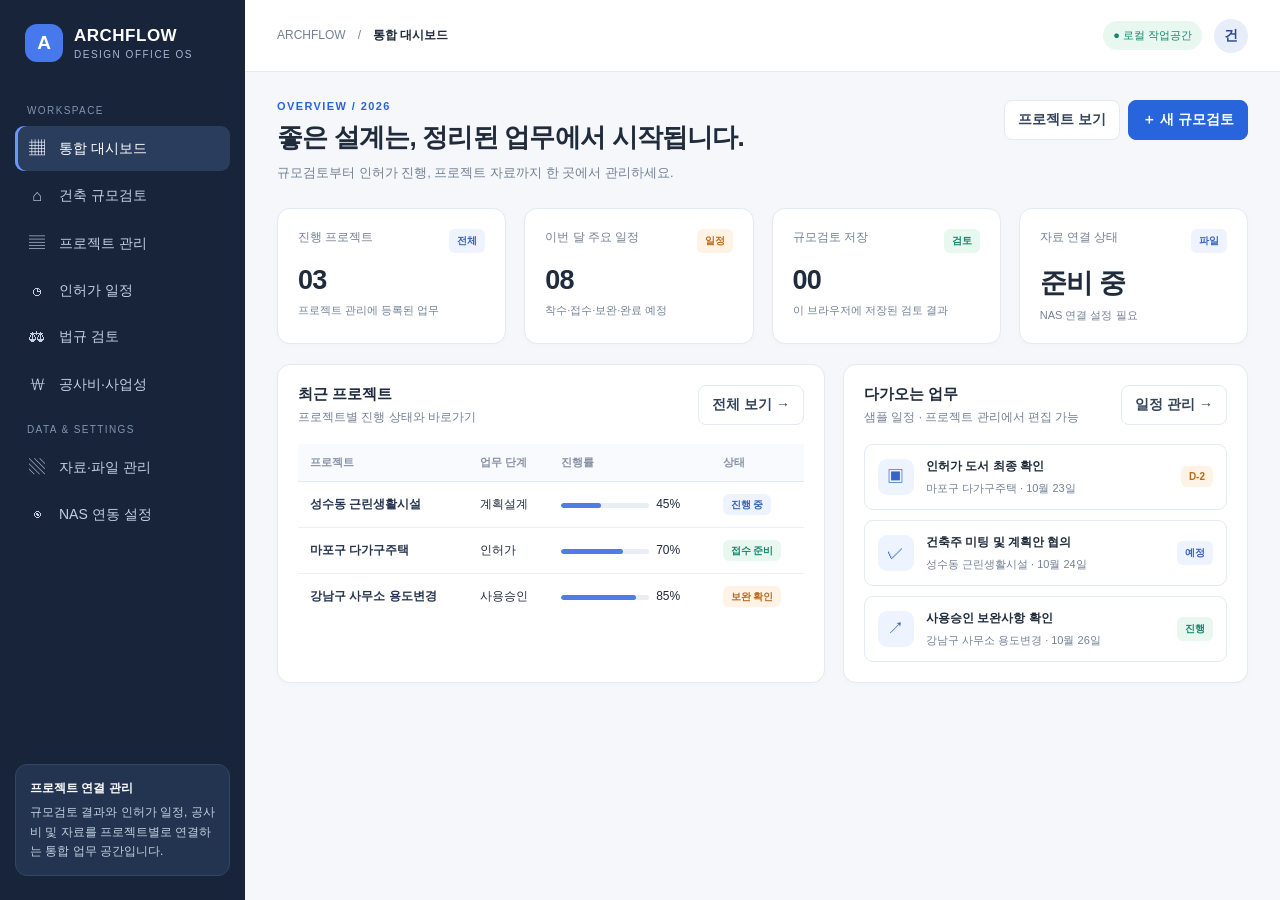
<file: ARCHFLOW_건축사무소_통합관리_프로토타입.html>
<!DOCTYPE html>
<html lang="ko">
<head>
<meta charset="UTF-8">
<meta name="viewport" content="width=device-width, initial-scale=1">
<title>ARCHFLOW | 건축 규모검토 & 업무관리</title>
<style>
:root{--navy:#172b4d;--blue:#2864dc;--pale:#edf3ff;--bg:#f5f7fb;--line:#e4e9f2;--text:#202b3c;--muted:#738096;--green:#16876b;--orange:#c87822}
*{box-sizing:border-box}body{margin:0;background:var(--bg);font-family:Inter,"Noto Sans KR",Arial,sans-serif;color:var(--text);font-size:14px}button,input,select,textarea{font:inherit}button{cursor:pointer}.app{display:flex;min-height:100vh}.sidebar{width:245px;background:#17243a;color:#dce5f4;padding:24px 15px;display:flex;flex-direction:column;flex-shrink:0}.brand{display:flex;gap:11px;align-items:center;padding:0 10px 28px}.logo{width:38px;height:38px;background:#4778ec;border-radius:12px;display:grid;place-items:center;color:white;font-size:19px;font-weight:800}.brand strong{font-size:17px;letter-spacing:.5px;color:white}.brand small{display:block;color:#a9b8d1;font-size:10px;letter-spacing:1.5px;margin-top:3px}.navlabel{font-size:10px;color:#8394b0;letter-spacing:1.4px;padding:15px 12px 8px}.nav{display:flex;align-items:center;gap:12px;padding:12px;border-radius:9px;color:#c4d0e2;margin:2px 0;border:0;background:transparent;text-align:left;width:100%}.nav .ico{width:20px;text-align:center;font-size:16px}.nav:hover,.nav.active{background:#2a3d5c;color:white}.nav.active{box-shadow:inset 3px 0 #6d94ff}.sidefoot{margin-top:auto;background:#22344f;border:1px solid #344762;border-radius:12px;padding:14px;color:#c4d0e2;font-size:12px;line-height:1.6}.sidefoot b{display:block;color:#fff;margin-bottom:5px}.main{flex:1;min-width:0}.topbar{height:72px;background:#fff;border-bottom:1px solid var(--line);display:flex;align-items:center;justify-content:space-between;padding:0 32px}.crumb{color:var(--muted);font-size:12px}.crumb b{color:var(--text)}.topright{display:flex;align-items:center;gap:12px}.status{font-size:11px;background:#e9f7f1;color:#16876b;padding:7px 10px;border-radius:20px}.avatar{width:34px;height:34px;border-radius:50%;background:#e8edfa;color:#2c4e91;display:grid;place-items:center;font-weight:700}.content{padding:28px 32px 40px;max-width:1500px;margin:auto}.pagehead{display:flex;justify-content:space-between;gap:18px;align-items:flex-start;margin-bottom:24px}.eyebrow{color:var(--blue);font-size:11px;letter-spacing:1.4px;font-weight:800;margin-bottom:8px}.pagehead h1{font-size:26px;letter-spacing:-.8px;margin:0 0 8px}.sub{color:var(--muted);font-size:13px;line-height:1.6}.actions{display:flex;gap:8px;flex-wrap:wrap}.btn{border:1px solid var(--line);background:white;color:#35435a;border-radius:8px;padding:10px 13px;font-weight:650}.btn.primary{background:var(--blue);color:white;border-color:var(--blue)}.btn.dark{background:var(--navy);color:#fff;border-color:var(--navy)}.btn:hover{filter:brightness(.97)}.grid{display:grid;gap:18px}.stats{grid-template-columns:repeat(4,minmax(0,1fr));margin-bottom:20px}.card{background:white;border:1px solid var(--line);border-radius:13px;padding:20px;box-shadow:0 2px 7px #172b4d05}.statlabel{color:var(--muted);font-size:12px;display:flex;justify-content:space-between}.statnum{font-size:27px;font-weight:800;margin:12px 0 7px;letter-spacing:-.7px}.statfoot{font-size:11px;color:var(--muted)}.tag{font-size:10px;padding:5px 8px;border-radius:6px;background:#eef3ff;color:#3763bb;font-weight:700}.tag.green{background:#e8f7f0;color:#16876b}.tag.orange{background:#fff3e5;color:#b76b1d}.two{grid-template-columns:minmax(0,1.15fr) minmax(340px,.85fr)}.cardhead{display:flex;justify-content:space-between;align-items:center;margin-bottom:18px}.cardhead h2{font-size:15px;margin:0}.cardhead p{margin:5px 0 0;color:var(--muted);font-size:12px}.formgrid{display:grid;grid-template-columns:repeat(2,minmax(0,1fr));gap:14px}.field label{display:block;font-size:12px;font-weight:700;color:#4b5870;margin-bottom:7px}.field input,.field select,.field textarea{width:100%;border:1px solid #dce3ee;border-radius:8px;padding:11px 10px;outline:none;background:#fff;color:var(--text)}.field input:focus,.field select:focus{border-color:#7da0f7;box-shadow:0 0 0 3px #2864dc13}.unit{position:relative}.unit input{padding-right:44px}.unit span{position:absolute;right:11px;top:11px;color:#8994a7;font-size:12px}.full{grid-column:1/-1}.divider{border:0;border-top:1px solid var(--line);margin:20px 0}.resultbox{background:#f5f8ff;border:1px solid #e2eaff;border-radius:11px;padding:16px;margin-top:18px}.resulttop{display:flex;justify-content:space-between;align-items:center;margin-bottom:13px}.resulttop b{font-size:13px}.resulttop span{font-size:11px;color:var(--muted)}.resulttiles{display:grid;grid-template-columns:repeat(3,1fr);gap:10px}.tile{background:#fff;border-radius:9px;padding:13px;border:1px solid #e7ecf6}.tile small{display:block;color:var(--muted);font-size:11px}.tile strong{display:block;font-size:19px;margin-top:8px}.tile em{font-size:11px;color:#8a95a8;font-style:normal}.diagram{background:#f9fbfe;border:1px solid var(--line);border-radius:10px;padding:15px;min-height:270px;display:flex;align-items:center;justify-content:center}.siteplan{width:100%;max-width:430px;aspect-ratio:1.35;position:relative;border:2px dashed #a8b7cb;background:#f1f5fa;transform:skewY(-1deg)}.siteplan:before{content:"대지 경계";position:absolute;top:8px;left:10px;font-size:10px;color:#8996a9}.building{position:absolute;background:#cbdcff;border:2px solid #5b82d8;left:20%;right:18%;top:20%;bottom:20%;display:flex;flex-direction:column;align-items:center;justify-content:center;color:#244c9c;text-align:center}.building strong{font-size:13px}.building span{font-size:11px;margin-top:5px}.road{position:absolute;bottom:-26px;left:0;right:0;text-align:center;color:#7d899d;font-size:10px;letter-spacing:3px}.legend{display:flex;gap:14px;flex-wrap:wrap;margin-top:14px;color:var(--muted);font-size:11px}.dot{display:inline-block;width:8px;height:8px;border-radius:2px;background:#cbdcff;margin-right:5px}.tablewrap{overflow:auto}.table{width:100%;border-collapse:collapse;white-space:nowrap}.table th{text-align:left;font-size:11px;color:#8792a5;font-weight:700;padding:11px 12px;background:#f8fafd;border-bottom:1px solid var(--line)}.table td{padding:14px 12px;border-bottom:1px solid #edf0f5;font-size:12px}.table tr:last-child td{border-bottom:0}.projectname{font-weight:750;color:#263650}.muted{color:var(--muted)}.progress{width:88px;height:5px;background:#e9edf4;border-radius:10px;overflow:hidden;display:inline-block;vertical-align:middle;margin-right:7px}.progress i{height:100%;display:block;background:#4d7de5;border-radius:10px}.section{display:none}.section.active{display:block}.list{display:grid;gap:10px}.listitem{display:flex;align-items:center;gap:12px;padding:13px;border:1px solid var(--line);border-radius:9px}.listicon{width:36px;height:36px;display:grid;place-items:center;border-radius:9px;background:#edf3ff;color:#3466c9;font-size:17px}.listtext{flex:1}.listtext b{display:block;font-size:12px;margin-bottom:4px}.listtext small{color:var(--muted);font-size:11px}.notice{padding:12px 14px;border-radius:9px;background:#fff8eb;border:1px solid #f6e5c6;color:#8e611f;font-size:11px;line-height:1.7;margin-top:14px}.toast{position:fixed;right:24px;bottom:24px;background:#172b4d;color:white;padding:13px 18px;border-radius:10px;box-shadow:0 8px 25px #172b4d30;display:none;z-index:10}.empty{padding:30px;text-align:center;color:var(--muted)}.mobilemenu{display:none}
@media(max-width:1050px){.sidebar{width:205px}.content{padding:22px}.stats{grid-template-columns:repeat(2,1fr)}.two{grid-template-columns:1fr}}
@media(max-width:720px){.sidebar{width:64px;padding:18px 7px}.brand{padding:0 5px 22px}.brand>div:last-child,.navlabel,.nav span:not(.ico),.sidefoot{display:none}.nav{justify-content:center;padding:12px 0}.nav .ico{font-size:18px}.topbar{padding:0 15px;height:60px}.content{padding:18px 13px}.pagehead{display:block}.actions{margin-top:14px}.stats{gap:10px}.card{padding:15px}.formgrid{grid-template-columns:1fr}.full{grid-column:auto}.resulttiles{grid-template-columns:1fr}.pagehead h1{font-size:22px}}
@media print{.sidebar,.topbar,.actions,.nav{display:none!important}.content{padding:0;max-width:none}.section{display:none!important}#scale.section.active{display:block!important}.card{break-inside:avoid;box-shadow:none}}
</style>
</head>
<body>
<div class="app">
<aside class="sidebar">
  <div class="brand"><div class="logo">A</div><div><strong>ARCHFLOW</strong><small>DESIGN OFFICE OS</small></div></div>
  <div class="navlabel">WORKSPACE</div>
  <button class="nav active" data-page="dashboard"><span class="ico">▦</span><span>통합 대시보드</span></button>
  <button class="nav" data-page="scale"><span class="ico">⌂</span><span>건축 규모검토</span></button>
  <button class="nav" data-page="projects"><span class="ico">▤</span><span>프로젝트 관리</span></button>
  <button class="nav" data-page="schedule"><span class="ico">◷</span><span>인허가 일정</span></button>
  <button class="nav" data-page="codes"><span class="ico">⚖</span><span>법규 검토</span></button>
  <button class="nav" data-page="cost"><span class="ico">₩</span><span>공사비·사업성</span></button>
  <div class="navlabel">DATA & SETTINGS</div>
  <button class="nav" data-page="files"><span class="ico">▧</span><span>자료·파일 관리</span></button>
  <button class="nav" data-page="nas"><span class="ico">◉</span><span>NAS 연동 설정</span></button>
  <div class="sidefoot"><b>프로젝트 연결 관리</b>규모검토 결과와 인허가 일정, 공사비 및 자료를 프로젝트별로 연결하는 통합 업무 공간입니다.</div>
</aside>
<main class="main">
<header class="topbar"><div class="crumb">ARCHFLOW　/　<b id="crumb">통합 대시보드</b></div><div class="topright"><span class="status">● 로컬 작업공간</span><div class="avatar">건</div></div></header>
<div class="content">
<section id="dashboard" class="section active">
 <div class="pagehead"><div><div class="eyebrow">OVERVIEW / 2026</div><h1>좋은 설계는, 정리된 업무에서 시작됩니다.</h1><div class="sub">규모검토부터 인허가 진행, 프로젝트 자료까지 한 곳에서 관리하세요.</div></div><div class="actions"><button class="btn" onclick="showPage('projects')">프로젝트 보기</button><button class="btn primary" onclick="showPage('scale')">＋ 새 규모검토</button></div></div>
 <div class="grid stats">
  <div class="card"><div class="statlabel">진행 프로젝트 <span class="tag">전체</span></div><div class="statnum" id="statProjects">03</div><div class="statfoot">프로젝트 관리에 등록된 업무</div></div>
  <div class="card"><div class="statlabel">이번 달 주요 일정 <span class="tag orange">일정</span></div><div class="statnum">08</div><div class="statfoot">착수·접수·보완·완료 예정</div></div>
  <div class="card"><div class="statlabel">규모검토 저장 <span class="tag green">검토</span></div><div class="statnum" id="statScales">01</div><div class="statfoot">이 브라우저에 저장된 검토 결과</div></div>
  <div class="card"><div class="statlabel">자료 연결 상태 <span class="tag">파일</span></div><div class="statnum">준비 중</div><div class="statfoot">NAS 연결 설정 필요</div></div>
 </div>
 <div class="grid two">
  <div class="card"><div class="cardhead"><div><h2>최근 프로젝트</h2><p>프로젝트별 진행 상태와 바로가기</p></div><button class="btn" onclick="showPage('projects')">전체 보기 →</button></div>
   <div class="tablewrap"><table class="table"><thead><tr><th>프로젝트</th><th>업무 단계</th><th>진행률</th><th>상태</th></tr></thead><tbody id="dashProjects"><tr><td class="projectname">성수동 근린생활시설</td><td>계획설계</td><td><span class="progress"><i style="width:45%"></i></span>45%</td><td><span class="tag">진행 중</span></td></tr><tr><td class="projectname">마포구 다가구주택</td><td>인허가</td><td><span class="progress"><i style="width:70%"></i></span>70%</td><td><span class="tag green">접수 준비</span></td></tr><tr><td class="projectname">강남구 사무소 용도변경</td><td>사용승인</td><td><span class="progress"><i style="width:85%"></i></span>85%</td><td><span class="tag orange">보완 확인</span></td></tr></tbody></table></div>
  </div>
  <div class="card"><div class="cardhead"><div><h2>다가오는 업무</h2><p>샘플 일정 · 프로젝트 관리에서 편집 가능</p></div><button class="btn" onclick="showPage('schedule')">일정 관리 →</button></div>
   <div class="list"><div class="listitem"><div class="listicon">▣</div><div class="listtext"><b>인허가 도서 최종 확인</b><small>마포구 다가구주택 · 10월 23일</small></div><span class="tag orange">D-2</span></div><div class="listitem"><div class="listicon">✓</div><div class="listtext"><b>건축주 미팅 및 계획안 협의</b><small>성수동 근린생활시설 · 10월 24일</small></div><span class="tag">예정</span></div><div class="listitem"><div class="listicon">↗</div><div class="listtext"><b>사용승인 보완사항 확인</b><small>강남구 사무소 용도변경 · 10월 26일</small></div><span class="tag green">진행</span></div></div>
  </div>
 </div>
</section>

<section id="scale" class="section">
 <div class="pagehead"><div><div class="eyebrow">SITE FEASIBILITY</div><h1>건축 규모검토</h1><div class="sub">대지 조건과 계획 기준을 입력해 개략적인 건축 가능 규모를 검토합니다.</div></div><div class="actions"><button class="btn" onclick="resetScale()">초기화</button><button class="btn" onclick="window.print()">검토표 인쇄 / PDF</button><button class="btn primary" onclick="saveScale()">검토 결과 저장</button></div></div>
 <div class="grid two">
  <div class="card"><div class="cardhead"><div><h2>01. 대지 및 계획 조건</h2><p>입력한 조건으로 개략 규모를 산정합니다.</p></div><span class="tag">INPUT</span></div>
   <div class="formgrid">
    <div class="field full"><label>프로젝트명</label><input id="sName" value="신규 건축 규모검토" placeholder="프로젝트명을 입력하세요"></div>
    <div class="field full"><label>대지 주소</label><input id="sAddress" placeholder="예: 서울특별시 성동구 성수동"></div>
    <div class="field"><label>대지면적</label><div class="unit"><input id="land" type="number" min="0" value="500"><span>㎡</span></div></div>
    <div class="field"><label>용도지역</label><select id="zone"><option>제1종일반주거지역</option><option selected>제2종일반주거지역</option><option>제3종일반주거지역</option><option>준주거지역</option><option>일반상업지역</option><option>준공업지역</option><option>계획관리지역</option><option>직접 입력 기준</option></select></div>
    <div class="field"><label>건폐율 기준</label><div class="unit"><input id="coverage" type="number" min="0" max="100" value="60"><span>%</span></div></div>
    <div class="field"><label>용적률 기준</label><div class="unit"><input id="far" type="number" min="0" value="200"><span>%</span></div></div>
    <div class="field"><label>계획 층수</label><div class="unit"><input id="floors" type="number" min="1" max="100" value="5"><span>층</span></div></div>
    <div class="field"><label>층당 계획 면적</label><div class="unit"><input id="floorArea" type="number" min="0" value="240"><span>㎡</span></div></div>
    <div class="field"><label>주용도</label><select id="use"><option>근린생활시설</option><option>다가구주택</option><option>다세대주택</option><option>상가주택</option><option>업무시설</option><option>기타</option></select></div>
    <div class="field"><label>예상 주차대수(직접 입력)</label><div class="unit"><input id="parking" type="number" min="0" value="6"><span>대</span></div></div>
   </div>
   <div class="resultbox"><div class="resulttop"><b>개략 산정 결과</b><span>입력값 변경 시 자동 계산</span></div><div class="resulttiles"><div class="tile"><small>최대 건축면적</small><strong id="rBuilding">300.0 <em>㎡</em></strong><em>대지면적 × 건폐율</em></div><div class="tile"><small>용적률 산정 상한</small><strong id="rFar">1,000.0 <em>㎡</em></strong><em>대지면적 × 용적률</em></div><div class="tile"><small>계획 연면적</small><strong id="rPlan">1,200.0 <em>㎡</em></strong><em>층당 면적 × 층수</em></div></div></div>
   <div class="notice">주의: 본 결과는 사용자가 입력한 비율을 적용한 개략 산정치입니다. 실제 허용 규모는 지구단위계획, 도로·접도, 높이 제한, 일조, 대지안의 공지, 주차, 용적률 산정 제외 면적 등 개별 조건을 확인해야 합니다. 법적 적합성을 보증하지 않습니다.</div>
  </div>
  <div class="card"><div class="cardhead"><div><h2>02. 개략 배치 및 요약</h2><p>건축 가능 영역을 설명하기 위한 개념도입니다.</p></div><span class="tag">PREVIEW</span></div>
   <div class="diagram"><div class="siteplan"><div class="building"><strong id="planName">건축 계획 영역</strong><span id="planArea">계획면적 240㎡ / 층</span><span id="planFloors">지상 5층 계획</span></div><div class="road">접도 방향 · 도로</div></div></div>
   <div class="legend"><span><i class="dot"></i>개략 건축 영역</span><span>점선: 가상 대지 경계</span></div><hr class="divider">
   <div class="list"><div class="listitem"><div class="listicon">⌂</div><div class="listtext"><b>계획 용도 / 용도지역</b><small id="sumUse">근린생활시설 · 제2종일반주거지역</small></div></div><div class="listitem"><div class="listicon">▥</div><div class="listtext"><b>계획 건폐율</b><small id="sumCoverage">48.0% / 기준 60%</small></div><span class="tag green" id="coverageTag">참고</span></div><div class="listitem"><div class="listicon">▤</div><div class="listtext"><b>계획 용적률</b><small id="sumFar">240.0% / 기준 200%</small></div><span class="tag orange" id="farTag">확인 필요</span></div><div class="listitem"><div class="listicon">P</div><div class="listtext"><b>주차 계획</b><small id="sumParking">예상 주차 6대 · 법정 기준 별도 확인</small></div></div></div>
  </div>
 </div>
 <div class="card" style="margin-top:18px"><div class="cardhead"><div><h2>저장된 규모검토</h2><p>현재 브라우저에 저장된 결과입니다.</p></div><button class="btn" onclick="renderScales()">새로고침</button></div><div class="tablewrap"><table class="table"><thead><tr><th>프로젝트</th><th>주소</th><th>대지면적</th><th>계획 연면적</th><th>저장일</th><th>작업</th></tr></thead><tbody id="scaleRows"><tr><td colspan="6" class="empty">저장된 검토 결과가 없습니다.</td></tr></tbody></table></div></div>
</section>

<section id="projects" class="section">
 <div class="pagehead"><div><div class="eyebrow">PROJECT TRACKER</div><h1>프로젝트 관리</h1><div class="sub">프로젝트의 기본정보와 업무 진행 상태를 관리합니다.</div></div><div class="actions"><button class="btn primary" onclick="addProject()">＋ 프로젝트 추가</button></div></div>
 <div class="card"><div class="cardhead"><div><h2>프로젝트 목록</h2><p>샘플 데이터를 수정하거나 새 프로젝트를 추가할 수 있습니다.</p></div><span class="tag" id="projectCount">3개 프로젝트</span></div><div class="tablewrap"><table class="table"><thead><tr><th>프로젝트명</th><th>주소</th><th>업무 단계</th><th>진행률</th><th>공사비(예상)</th><th>관리</th></tr></thead><tbody id="projectRows"></tbody></table></div></div>
 <div class="notice">프로젝트 데이터는 현재 사용 중인 브라우저의 로컬 저장소에 보관됩니다. 여러 기기·직원 간 동기화하려면 서버 또는 NAS API를 별도로 연결해야 합니다.</div>
</section>
<section id="schedule" class="section">
 <div class="pagehead"><div><div class="eyebrow">PERMIT MILESTONES</div><h1>인허가 일정</h1><div class="sub">프로젝트별 주요 일정과 담당 업무를 확인합니다.</div></div><div class="actions"><button class="btn primary" onclick="addTask()">＋ 일정 추가</button></div></div>
 <div class="grid two"><div class="card"><div class="cardhead"><div><h2>업무 일정 목록</h2><p>일정은 이 브라우저에 저장됩니다.</p></div></div><div id="taskList" class="list"></div></div><div class="card"><div class="cardhead"><div><h2>기본 인허가 흐름</h2><p>프로젝트에 따라 단계와 기간은 달라집니다.</p></div></div><div class="list"><div class="listitem"><div class="listicon">01</div><div class="listtext"><b>사전검토 및 법규 확인</b><small>용도지역 · 지구단위계획 · 접도 · 규모</small></div></div><div class="listitem"><div class="listicon">02</div><div class="listtext"><b>계획설계 및 건축주 협의</b><small>배치 · 평면 · 주차 · 개략 공사비</small></div></div><div class="listitem"><div class="listicon">03</div><div class="listtext"><b>허가·신고 도서 작성 및 접수</b><small>관계 법령 및 관할 기관 요구사항 확인</small></div></div><div class="listitem"><div class="listicon">04</div><div class="listtext"><b>보완 대응 및 착공 준비</b><small>협의 결과, 감리·시공 관련 서류 확인</small></div></div><div class="listitem"><div class="listicon">05</div><div class="listtext"><b>공사·사용승인 단계</b><small>현장 확인 및 준공 도서 정리</small></div></div></div></div></div>
</section>
<section id="codes" class="section">
 <div class="pagehead"><div><div class="eyebrow">REGULATORY REVIEW</div><h1>건축법규 검토</h1><div class="sub">프로젝트별 검토 항목과 확인 상태를 기록합니다. 자동 법령판정 기능은 추후 연결 대상입니다.</div></div><div class="actions"><button class="btn primary" onclick="addCode()">＋ 검토 항목 추가</button></div></div>
 <div class="card"><div class="cardhead"><div><h2>법규 체크리스트</h2><p>항목을 체크하고 검토 메모를 남길 수 있습니다.</p></div><span class="tag orange">실무자 확인 필요</span></div><div class="tablewrap"><table class="table"><thead><tr><th>검토 항목</th><th>주요 확인 내용</th><th>상태</th><th>메모</th><th>관리</th></tr></thead><tbody id="codeRows"></tbody></table></div><div class="notice">법령·조례·지구단위계획은 개정 및 지역별 차이가 있으므로 실제 인허가 전에는 최신 원문과 관할 기관 기준을 확인해야 합니다.</div></div>
</section>
<section id="cost" class="section">
 <div class="pagehead"><div><div class="eyebrow">COST & FEASIBILITY</div><h1>공사비 · 사업성 관리</h1><div class="sub">프로젝트의 개략 공사비와 부대비용을 산정해 기록합니다.</div></div></div>
 <div class="grid two"><div class="card"><div class="cardhead"><div><h2>개략 공사비 계산기</h2><p>단가를 직접 입력해 예산을 검토하세요.</p></div></div><div class="formgrid"><div class="field full"><label>프로젝트 선택</label><select id="costProject"></select></div><div class="field"><label>공사 연면적</label><div class="unit"><input id="costArea" type="number" value="1000" min="0"><span>㎡</span></div></div><div class="field"><label>㎡당 공사비</label><div class="unit"><input id="costUnit" type="number" value="2500000" min="0"><span>원</span></div></div><div class="field"><label>설계·감리 등 부대비율</label><div class="unit"><input id="costExtra" type="number" value="12" min="0"><span>%</span></div></div><div class="field"><label>예비비 비율</label><div class="unit"><input id="costReserve" type="number" value="5" min="0"><span>%</span></div></div></div><hr class="divider"><div class="resulttiles"><div class="tile"><small>직접 공사비</small><strong id="directCost">25.0억</strong></div><div class="tile"><small>부대비용</small><strong id="extraCost">3.0억</strong></div><div class="tile"><small>총 예산(개략)</small><strong id="totalCost">29.4억</strong></div></div><div style="margin-top:16px"><button class="btn primary" onclick="saveCost()">프로젝트에 공사비 반영</button></div></div>
 <div class="card"><div class="cardhead"><div><h2>산정 기준 메모</h2><p>실제 견적 전 확인사항</p></div></div><div class="list"><div class="listitem"><div class="listicon">₩</div><div class="listtext"><b>공사비 단가</b><small>구조·마감·설비·지역·시점에 따라 달라집니다.</small></div></div><div class="listitem"><div class="listicon">＋</div><div class="listtext"><b>별도 비용 확인</b><small>철거, 토목, 인입, 각종 부담금 및 금융비용 등</small></div></div><div class="listitem"><div class="listicon">✓</div><div class="listtext"><b>비교 견적 권장</b><small>개략 검토용 결과이며 확정 견적이 아닙니다.</small></div></div></div><div class="notice">금액은 입력한 면적과 단가를 이용한 단순 참고치입니다. 실제 사업비 판단에는 별도 검토가 필요합니다.</div></div></div>
</section>
<section id="files" class="section">
 <div class="pagehead"><div><div class="eyebrow">DOCUMENT CENTER</div><h1>자료 · 파일 관리</h1><div class="sub">프로젝트 관련 자료의 분류 체계를 정리합니다.</div></div><div class="actions"><button class="btn primary" onclick="addFileNote()">＋ 자료 메모 추가</button></div></div>
 <div class="grid two"><div class="card"><div class="cardhead"><div><h2>프로젝트 자료 목록</h2><p>실제 파일 업로드 및 NAS 저장은 서버 연동 후 활성화됩니다.</p></div></div><div id="fileNotes" class="list"></div></div><div class="card"><div class="cardhead"><div><h2>권장 폴더 구조</h2><p>NAS 프로젝트 폴더 구성 예시</p></div></div><div class="list"><div class="listitem"><div class="listicon">📁</div><div class="listtext"><b>01_계약 및 기본정보</b><small>계약서 · 건축주 자료 · 토지 정보</small></div></div><div class="listitem"><div class="listicon">📁</div><div class="listtext"><b>02_규모검토 및 법규</b><small>규모검토표 · 법규 체크리스트 · 사전검토</small></div></div><div class="listitem"><div class="listicon">📁</div><div class="listtext"><b>03_설계도서</b><small>계획 · 허가 · 실시설계 · 수정본</small></div></div><div class="listitem"><div class="listicon">📁</div><div class="listtext"><b>04_인허가 및 협의</b><small>접수 · 보완 · 협의 회신 · 필증</small></div></div><div class="listitem"><div class="listicon">📁</div><div class="listtext"><b>05_공사 및 준공</b><small>현장 자료 · 변경사항 · 사용승인</small></div></div></div></div></div>
</section>
<section id="nas" class="section">
 <div class="pagehead"><div><div class="eyebrow">SELF-HOSTED WORKSPACE</div><h1>NAS 연동 설정</h1><div class="sub">Synology NAS 기반으로 사무실 내부의 프로젝트 데이터 저장소를 구성할 때 참고하세요.</div></div></div>
 <div class="grid two"><div class="card"><div class="cardhead"><div><h2>연결 정보</h2><p>현재는 설정값 안내용이며 실제 연결을 수행하지 않습니다.</p></div><span class="tag orange">미연결</span></div><div class="formgrid"><div class="field full"><label>NAS 내부 주소</label><input id="nasHost" placeholder="예: http://192.168.219.44:5000"></div><div class="field full"><label>API 경로(예시)</label><input value="/webapi/entry.cgi" readonly></div><div class="field full"><label>연동 상태</label><input value="서버/API 연결 전" readonly></div></div><div class="notice">브라우저에 NAS 관리자 계정이나 비밀번호를 저장하지 마세요. 외부 접속은 HTTPS, 방화벽, 계정 권한, VPN 등 보안 설정을 먼저 검토하고 API 인증은 서버 측에서 처리하는 구성이 안전합니다.</div><div style="margin-top:15px"><button class="btn primary" onclick="saveNas()">주소 저장</button></div></div>
 <div class="card"><div class="cardhead"><div><h2>권장 구성</h2><p>여러 직원과 여러 기기에서 사용하기 위한 구성</p></div></div><div class="list"><div class="listitem"><div class="listicon">1</div><div class="listtext"><b>웹 화면</b><small>PC·태블릿 브라우저에서 접근</small></div></div><div class="listitem"><div class="listicon">2</div><div class="listtext"><b>백엔드 API</b><small>로그인, 권한, 프로젝트 데이터 처리</small></div></div><div class="listitem"><div class="listicon">3</div><div class="listtext"><b>Synology NAS</b><small>도면·PDF·문서 파일 저장 및 백업</small></div></div><div class="listitem"><div class="listicon">4</div><div class="listtext"><b>데이터베이스</b><small>프로젝트·일정·검토 이력 연결</small></div></div></div></div></div>
</section>
</div>
</main>
</div>
<div class="toast" id="toast"></div>
<script>
const initialProjects=[
{id:1,name:'성수동 근린생활시설',address:'서울 성동구 성수동',stage:'계획설계',progress:45,cost:'12억',status:'진행 중'},
{id:2,name:'마포구 다가구주택',address:'서울 마포구 망원동',stage:'인허가',progress:70,cost:'8억',status:'접수 준비'},
{id:3,name:'강남구 사무소 용도변경',address:'서울 강남구 역삼동',stage:'사용승인',progress:85,cost:'1.5억',status:'보완 확인'}
];
let projects=JSON.parse(localStorage.getItem('af_projects')||'null')||initialProjects;
let tasks=JSON.parse(localStorage.getItem('af_tasks')||'null')||[
{id:1,title:'인허가 도서 최종 확인',project:'마포구 다가구주택',date:'2026-10-23',status:'진행 중'},
{id:2,title:'건축주 미팅 및 계획안 협의',project:'성수동 근린생활시설',date:'2026-10-24',status:'예정'},
{id:3,title:'사용승인 보완사항 확인',project:'강남구 사무소 용도변경',date:'2026-10-26',status:'진행 중'}
];
let codes=JSON.parse(localStorage.getItem('af_codes')||'null')||[
{title:'건폐율·용적률',detail:'용도지역 및 지구단위계획 기준',status:'미검토',memo:''},
{title:'접도 및 도로',detail:'도로 폭, 접도 길이, 도로 지정 여부',status:'미검토',memo:''},
{title:'대지안의 공지',detail:'용도·규모·조례별 이격 기준',status:'미검토',memo:''},
{title:'높이 및 일조',detail:'정북방향 일조, 가로구역별 높이 등',status:'미검토',memo:''},
{title:'주차장 설치',detail:'시설 용도·면적·조례별 설치 기준',status:'미검토',memo:''},
{title:'피난·방화·소방',detail:'직통계단, 방화구획, 소방시설 등',status:'미검토',memo:''},
{title:'장애인 편의시설',detail:'용도 및 규모에 따른 설치 대상',status:'미검토',memo:''}
];
let fileNotes=JSON.parse(localStorage.getItem('af_files')||'null')||[
{title:'프로젝트 기본자료',detail:'대지 정보 및 건축주 제공자료 정리 예정'},
{title:'인허가 도서',detail:'접수 도서와 보완본 버전 관리 예정'}
];
function persist(){localStorage.setItem('af_projects',JSON.stringify(projects));localStorage.setItem('af_tasks',JSON.stringify(tasks));localStorage.setItem('af_codes',JSON.stringify(codes));localStorage.setItem('af_files',JSON.stringify(fileNotes))}
function toast(s){let t=document.getElementById('toast');t.textContent=s;t.style.display='block';clearTimeout(window.tt);window.tt=setTimeout(()=>t.style.display='none',2600)}
function showPage(id){document.querySelectorAll('.section').forEach(x=>x.classList.toggle('active',x.id===id));document.querySelectorAll('.nav').forEach(x=>x.classList.toggle('active',x.dataset.page===id));let n=document.querySelector('.nav[data-page="'+id+'"]');document.getElementById('crumb').textContent=n?n.innerText.trim():'통합 대시보드';if(id==='projects')renderProjects();if(id==='schedule')renderTasks();if(id==='codes')renderCodes();if(id==='files')renderFiles();if(id==='scale')renderScales();if(id==='cost')updateCost();window.scrollTo({top:0,behavior:'smooth'})}
document.querySelectorAll('.nav').forEach(b=>b.addEventListener('click',()=>showPage(b.dataset.page)));
function num(id){return Math.max(0,Number(document.getElementById(id).value)||0)}
function calcScale(){let land=num('land'),cov=num('coverage'),far=num('far'),floors=Math.max(1,num('floors')),fa=num('floorArea'),b=land*cov/100,f=land*far/100,plan=fa*floors;document.getElementById('rBuilding').innerHTML=b.toLocaleString('ko-KR',{maximumFractionDigits:1})+' <em>㎡</em>';document.getElementById('rFar').innerHTML=f.toLocaleString('ko-KR',{maximumFractionDigits:1})+' <em>㎡</em>';document.getElementById('rPlan').innerHTML=plan.toLocaleString('ko-KR',{maximumFractionDigits:1})+' <em>㎡</em>';document.getElementById('planName').textContent=document.getElementById('sName').value||'건축 계획 영역';document.getElementById('planArea').textContent='계획면적 '+fa.toLocaleString()+'㎡ / 층';document.getElementById('planFloors').textContent='지상 '+floors+'층 계획';document.getElementById('sumUse').textContent=document.getElementById('use').value+' · '+document.getElementById('zone').value;let pc=land?fa/land*100:0,pf=land?plan/land*100:0;document.getElementById('sumCoverage').textContent=pc.toFixed(1)+'% / 기준 '+cov+'%';document.getElementById('sumFar').textContent=pf.toFixed(1)+'% / 기준 '+far+'%';document.getElementById('coverageTag').textContent=pc<=cov?'입력값 기준 이내':'초과';document.getElementById('coverageTag').className='tag '+(pc<=cov?'green':'orange');document.getElementById('farTag').textContent=pf<=far?'입력값 기준 이내':'초과';document.getElementById('farTag').className='tag '+(pf<=far?'green':'orange');document.getElementById('sumParking').textContent='예상 주차 '+num('parking')+'대 · 법정 기준 별도 확인'}
['sName','land','zone','coverage','far','floors','floorArea','use','parking'].forEach(id=>document.getElementById(id).addEventListener('input',calcScale));
function resetScale(){document.getElementById('sName').value='신규 건축 규모검토';document.getElementById('sAddress').value='';document.getElementById('land').value=500;document.getElementById('coverage').value=60;document.getElementById('far').value=200;document.getElementById('floors').value=5;document.getElementById('floorArea').value=240;document.getElementById('parking').value=6;calcScale();toast('입력값을 초기화했습니다.')}
function getScales(){return JSON.parse(localStorage.getItem('af_scales')||'[]')}
function saveScale(){let a=getScales(),obj={id:Date.now(),name:document.getElementById('sName').value||'이름 없는 검토',address:document.getElementById('sAddress').value,land:num('land'),coverage:num('coverage'),far:num('far'),floors:num('floors'),floorArea:num('floorArea'),plan:num('floors')*num('floorArea'),use:document.getElementById('use').value,zone:document.getElementById('zone').value,parking:num('parking'),date:new Date().toLocaleDateString('ko-KR')};a.unshift(obj);localStorage.setItem('af_scales',JSON.stringify(a));renderScales();document.getElementById('statScales').textContent=String(a.length).padStart(2,'0');toast('규모검토 결과를 저장했습니다.')}
function renderScales(){let a=getScales(),tb=document.getElementById('scaleRows');if(!tb)return;tb.innerHTML=a.length?a.map(x=>`<tr><td class="projectname">${esc(x.name)}</td><td>${esc(x.address||'-')}</td><td>${x.land.toLocaleString()}㎡</td><td>${x.plan.toLocaleString()}㎡</td><td>${esc(x.date)}</td><td><button class="btn" onclick="loadScale(${x.id})">불러오기</button> <button class="btn" onclick="deleteScale(${x.id})">삭제</button></td></tr>`).join(''):'<tr><td colspan="6" class="empty">저장된 검토 결과가 없습니다.</td></tr>';document.getElementById('statScales').textContent=String(a.length).padStart(2,'0')}
function loadScale(id){let x=getScales().find(a=>a.id===id);if(!x)return;for(let k of ['name','address','land','coverage','far','floors','floorArea','use','zone','parking']){let el=document.getElementById(k==='name'?'sName':k==='address'?'sAddress':k);if(el)el.value=x[k]??el.value}calcScale();toast('저장된 검토 결과를 불러왔습니다.')}
function deleteScale(id){if(confirm('이 검토 결과를 삭제할까요?')){localStorage.setItem('af_scales',JSON.stringify(getScales().filter(x=>x.id!==id)));renderScales();toast('삭제했습니다.')}}
function renderProjects(){let tb=document.getElementById('projectRows');tb.innerHTML=projects.map(p=>`<tr><td><input aria-label="프로젝트명" style="width:175px" value="${esc(p.name)}" onchange="editProject(${p.id},'name',this.value)"></td><td><input aria-label="주소" style="width:145px" value="${esc(p.address)}" onchange="editProject(${p.id},'address',this.value)"></td><td><select onchange="editProject(${p.id},'stage',this.value)">${['사전검토','계획설계','인허가','실시설계','착공','공사 중','사용승인','완료'].map(s=>`<option ${s===p.stage?'selected':''}>${s}</option>`).join('')}</select></td><td><input type="number" min="0" max="100" style="width:60px" value="${p.progress}" onchange="editProject(${p.id},'progress',this.value)"> %</td><td><input style="width:90px" value="${esc(p.cost||'')}" onchange="editProject(${p.id},'cost',this.value)" placeholder="예: 10억"></td><td><button class="btn" onclick="removeProject(${p.id})">삭제</button></td></tr>`).join('');document.getElementById('projectCount').textContent=projects.length+'개 프로젝트';document.getElementById('statProjects').textContent=String(projects.length).padStart(2,'0');let opts=document.getElementById('costProject');if(opts)opts.innerHTML=projects.map(p=>`<option>${esc(p.name)}</option>`).join('')}
function editProject(id,k,v){let p=projects.find(p=>p.id===id);if(!p)return;p[k]=k==='progress'?Math.min(100,Math.max(0,Number(v)||0)):v;persist();renderProjects();toast('프로젝트 정보를 수정했습니다.')}
function addProject(){let name=prompt('프로젝트명을 입력하세요');if(!name)return;projects.push({id:Date.now(),name,address:'',stage:'사전검토',progress:0,cost:'',status:'신규'});persist();renderProjects();toast('프로젝트를 추가했습니다.')}
function removeProject(id){if(confirm('프로젝트를 삭제할까요?')){projects=projects.filter(p=>p.id!==id);persist();renderProjects();toast('프로젝트를 삭제했습니다.')}}
function renderTasks(){let el=document.getElementById('taskList');el.innerHTML=tasks.length?tasks.slice().sort((a,b)=>a.date.localeCompare(b.date)).map(t=>`<div class="listitem"><div class="listicon">◷</div><div class="listtext"><b>${esc(t.title)}</b><small>${esc(t.project)} · ${esc(t.date)}</small></div><select onchange="editTask(${t.id},this.value)" style="max-width:100px"><option ${t.status==='예정'?'selected':''}>예정</option><option ${t.status==='진행 중'?'selected':''}>진행 중</option><option ${t.status==='완료'?'selected':''}>완료</option></select><button class="btn" onclick="removeTask(${t.id})">삭제</button></div>`).join(''):'<div class="empty">등록된 일정이 없습니다.</div>'}
function addTask(){let title=prompt('업무명을 입력하세요');if(!title)return;let project=prompt('프로젝트명',projects[0]?.name||'개인 업무')||'개인 업무';let date=prompt('날짜를 입력하세요 (YYYY-MM-DD)','2026-10-30');if(!date)return;tasks.push({id:Date.now(),title,project,date,status:'예정'});persist();renderTasks();toast('일정을 추가했습니다.')}
function editTask(id,v){let t=tasks.find(x=>x.id===id);if(t)t.status=v;persist();renderTasks()}
function removeTask(id){tasks=tasks.filter(x=>x.id!==id);persist();renderTasks()}
function renderCodes(){document.getElementById('codeRows').innerHTML=codes.map((c,i)=>`<tr><td class="projectname">${esc(c.title)}</td><td>${esc(c.detail)}</td><td><select onchange="editCode(${i},'status',this.value)">${['미검토','검토 중','확인 완료','해당 없음'].map(s=>`<option ${s===c.status?'selected':''}>${s}</option>`).join('')}</select></td><td><input style="width:150px" value="${esc(c.memo||'')}" placeholder="검토 메모" onchange="editCode(${i},'memo',this.value)"></td><td><button class="btn" onclick="removeCode(${i})">삭제</button></td></tr>`).join('')}
function editCode(i,k,v){codes[i][k]=v;persist();toast('검토 항목을 저장했습니다.')}
function addCode(){let title=prompt('검토 항목명');if(!title)return;let detail=prompt('주요 확인 내용','검토 기준을 입력하세요')||'';codes.push({title,detail,status:'미검토',memo:''});persist();renderCodes()}
function removeCode(i){codes.splice(i,1);persist();renderCodes()}
function renderFiles(){document.getElementById('fileNotes').innerHTML=fileNotes.map((f,i)=>`<div class="listitem"><div class="listicon">▧</div><div class="listtext"><b>${esc(f.title)}</b><small>${esc(f.detail)}</small></div><button class="btn" onclick="removeFileNote(${i})">삭제</button></div>`).join('')}
function addFileNote(){let title=prompt('자료 분류명');if(!title)return;let detail=prompt('설명 또는 파일 위치','NAS 폴더 연결 예정')||'';fileNotes.push({title,detail});persist();renderFiles()}
function removeFileNote(i){fileNotes.splice(i,1);persist();renderFiles()}
function updateCost(){let p=document.getElementById('costProject');if(p&&projects.length)p.value=projects[0].name;calculateCost()}
function won(n){return (n/100000000).toLocaleString('ko-KR',{maximumFractionDigits:2})+'억'}
function calculateCost(){let direct=num('costArea')*num('costUnit'),extra=direct*num('costExtra')/100,reserve=(direct+extra)*num('costReserve')/100;document.getElementById('directCost').textContent=won(direct);document.getElementById('extraCost').textContent=won(extra);document.getElementById('totalCost').textContent=won(direct+extra+reserve)}
['costArea','costUnit','costExtra','costReserve'].forEach(id=>document.getElementById(id).addEventListener('input',calculateCost));
function saveCost(){let name=document.getElementById('costProject').value,p=projects.find(p=>p.name===name);if(p){p.cost=document.getElementById('totalCost').textContent;persist();toast(name+' 프로젝트에 공사비를 반영했습니다.')}else toast('프로젝트를 먼저 등록하세요.')}
function saveNas(){let v=document.getElementById('nasHost').value.trim();localStorage.setItem('af_nasHost',v);toast('NAS 주소를 이 브라우저에 저장했습니다. 실제 API 연결은 아직 설정되지 않았습니다.')}
function esc(s){return String(s??'').replace(/[&<>"']/g,c=>({'&':'&amp;','<':'&lt;','>':'&gt;','"':'&quot;',"'":'&#39;'}[c]))}
calcScale();renderScales();renderProjects();renderTasks();renderCodes();renderFiles();if(localStorage.getItem('af_nasHost'))document.getElementById('nasHost').value=localStorage.getItem('af_nasHost');calculateCost();
</script>
</body>
</html>
</file>
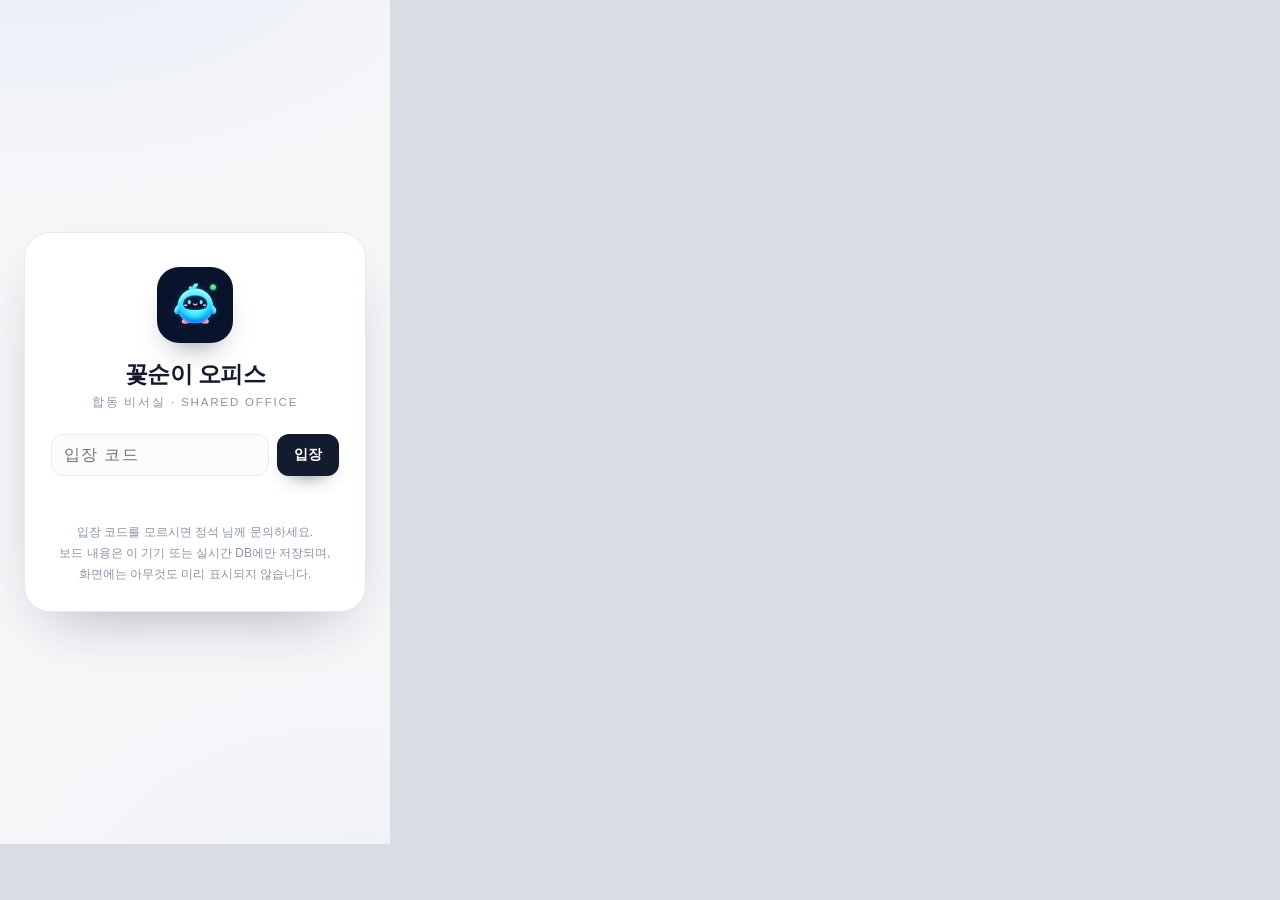
<file: shared-office/_preview-mobile.html>
<!doctype html>
<html lang="ko">
<head>
<meta charset="utf-8">
<title>mobile preview</title>
<style>
  html, body { margin: 0; background: #d9dce3; }
  iframe { display: block; width: 390px; height: 844px; border: 0; background: #F6F7F9; }
</style>
</head>
<body>
<iframe id="phone" src="./" title="mobile preview"></iframe>
</body>
</html>
</file>
<file: shared-office/style.css>
/* ─────────────────────────────────────────────────────────────
   꽃순이 오피스 · 합동 비서실 (Stella Office 톤)
   라이트 그레이 배경 · 둥근 화이트 카드 · 다크 네이비 포인트
   ───────────────────────────────────────────────────────────── */
:root {
  --bg: #F6F7F9;
  --card: #FFFFFF;
  --line: #E8EBF0;
  --line-soft: #F1F3F7;
  --navy: #131B2E;
  --navy-2: #1E2740;
  --navy-soft: #EEF1F7;
  --ink: #131B2E;
  --ink-2: #454E63;
  --muted: #8A93A6;
  --green: #0FA968;
  --green-soft: #E6F7EF;
  --amber: #B45309;
  --amber-soft: #FEF3C7;
  --red: #DC2626;
  --indigo: #3B5BDB;
  --indigo-soft: #EEF2FF;
  --pink: #DB2777;
  --pink-soft: #FCE7F3;
  --radius: 20px;
  --radius-sm: 14px;
  --shadow: 0 1px 2px rgba(19, 27, 46, .04), 0 14px 32px -24px rgba(19, 27, 46, .28);
  --shadow-lg: 0 24px 60px -28px rgba(19, 27, 46, .38);
  --safe-b: env(safe-area-inset-bottom, 0px);
  --page: 1040px;
  --top-h: 118px;
}

* { box-sizing: border-box; }

html, body {
  margin: 0;
  padding: 0;
  background: var(--bg);
  color: var(--ink);
  font-family: -apple-system, BlinkMacSystemFont, "Apple SD Gothic Neo", "Pretendard",
    "Segoe UI", "Malgun Gothic", "Noto Sans KR", sans-serif;
  -webkit-font-smoothing: antialiased;
  -webkit-text-size-adjust: 100%;
}

body { min-height: 100dvh; }
h1, h2, h3, p { margin: 0; }
button { font-family: inherit; }
input, select, textarea { font-family: inherit; font-size: 15px; color: var(--ink); }
img { max-width: 100%; }

/* ── 잠금 화면 ─────────────────────────────────────────────── */
.lock[hidden], .app[hidden] { display: none !important; }

.lock {
  position: fixed;
  inset: 0;
  z-index: 100;
  display: grid;
  place-items: center;
  padding: 24px;
  background:
    radial-gradient(800px 460px at 12% -10%, #E7ECF7 0%, transparent 62%),
    radial-gradient(680px 460px at 92% 108%, #EEF1F7 0%, transparent 58%),
    var(--bg);
}

.lock-card {
  width: 100%;
  max-width: 392px;
  background: var(--card);
  border: 1px solid var(--line);
  border-radius: 26px;
  padding: 34px 26px 26px;
  text-align: center;
  box-shadow: var(--shadow-lg);
}

.lock-mark {
  width: 76px;
  height: 76px;
  margin: 0 auto 16px;
  display: block;
  border-radius: 22px;
  object-fit: cover;
  box-shadow: 0 16px 30px -18px rgba(19, 27, 46, .65);
}

.lock-card h1 { font-size: 23px; letter-spacing: -.6px; }
.lock-sub {
  margin-top: 5px;
  font-size: 11.5px;
  letter-spacing: .16em;
  text-transform: uppercase;
  color: var(--muted);
}

.lock-form { display: flex; gap: 8px; margin-top: 24px; }
.lock-form input {
  flex: 1;
  min-width: 0;
  padding: 13px 15px;
  border-radius: 13px;
  border: 1.5px solid var(--line);
  background: #FAFBFC;
  font-size: 16px;
  letter-spacing: .08em;
  transition: border-color .15s, box-shadow .15s;
}
.lock-form input:focus {
  outline: none;
  border-color: var(--navy);
  box-shadow: 0 0 0 4px rgba(19, 27, 46, .09);
  background: #fff;
}

.lock-error { min-height: 20px; margin-top: 10px; font-size: 13px; color: var(--red); }
.lock-note { margin-top: 16px; font-size: 12px; line-height: 1.75; color: var(--muted); }
.shake { animation: shake .38s; }
@keyframes shake {
  0%, 100% { transform: translateX(0); }
  25% { transform: translateX(-7px); }
  50% { transform: translateX(7px); }
  75% { transform: translateX(-4px); }
}

/* ── 공통 버튼 ─────────────────────────────────────────────── */
.btn {
  appearance: none;
  border: 0;
  border-radius: 12px;
  padding: 11px 17px;
  font-size: 14px;
  font-weight: 700;
  letter-spacing: -.2px;
  cursor: pointer;
  white-space: nowrap;
  transition: background .15s, transform .06s, box-shadow .15s, color .15s;
}
.btn:active { transform: translateY(1px); }
.btn.primary {
  background: var(--navy);
  color: #fff;
  box-shadow: 0 10px 20px -14px rgba(19, 27, 46, .95);
}
.btn.primary:hover { background: var(--navy-2); }
.btn.ghost { background: #F2F4F7; color: var(--ink-2); }
.btn.ghost:hover { background: #E9ECF2; }
.btn.danger { color: var(--red); }
.btn.danger:hover { background: #FEE2E2; }

.icon-btn {
  appearance: none;
  border: 0;
  background: transparent;
  width: 36px;
  height: 36px;
  border-radius: 11px;
  font-size: 15px;
  cursor: pointer;
  color: var(--ink-2);
  display: grid;
  place-items: center;
  transition: background .15s;
}
.icon-btn:hover { background: #F1F3F7; }

/* ── 상단 바 ───────────────────────────────────────────────── */
.topbar-wrap {
  position: sticky;
  top: 0;
  z-index: 40;
  background: rgba(246, 247, 249, .88);
  backdrop-filter: saturate(180%) blur(16px);
  -webkit-backdrop-filter: saturate(180%) blur(16px);
  border-bottom: 1px solid rgba(232, 235, 240, .9);
}

.topbar {
  display: flex;
  align-items: center;
  justify-content: space-between;
  gap: 12px;
  max-width: var(--page);
  margin: 0 auto;
  padding: 11px 16px 6px;
}

.brand { display: flex; align-items: center; gap: 11px; min-width: 0; }
.brand-mark {
  width: 40px;
  height: 40px;
  flex: 0 0 auto;
  border-radius: 12px;
  object-fit: cover;
  box-shadow: 0 8px 18px -12px rgba(19, 27, 46, .8);
}
.brand-text { min-width: 0; }
.brand-text h1 { font-size: 17px; letter-spacing: -.5px; white-space: nowrap; }
.brand-text p {
  font-size: 11px;
  letter-spacing: -.1px;
  color: var(--muted);
  margin-top: 1px;
  white-space: nowrap;
  overflow: hidden;
  text-overflow: ellipsis;
}

.topbar-actions { display: flex; align-items: center; gap: 2px; flex: 0 0 auto; }

.live-badge {
  display: inline-flex;
  align-items: center;
  gap: 6px;
  border: 1px solid var(--line);
  background: #fff;
  color: var(--muted);
  font-size: 11.5px;
  font-weight: 800;
  letter-spacing: .04em;
  padding: 7px 11px;
  border-radius: 999px;
  cursor: pointer;
  margin-right: 2px;
  max-width: 40vw;
  overflow: hidden;
}
.live-badge #connText { overflow: hidden; text-overflow: ellipsis; white-space: nowrap; }
.live-badge .dot {
  width: 7px; height: 7px; border-radius: 50%;
  background: #C3CAD6;
  flex: 0 0 auto;
}
.live-badge.online {
  background: var(--green-soft);
  border-color: #C8EFDD;
  color: var(--green);
}
.live-badge.online .dot {
  background: var(--green);
  box-shadow: 0 0 0 0 rgba(15, 169, 104, .55);
  animation: livePulse 2.2s infinite;
}
@keyframes livePulse {
  0% { box-shadow: 0 0 0 0 rgba(15, 169, 104, .5); }
  70% { box-shadow: 0 0 0 7px rgba(15, 169, 104, 0); }
  100% { box-shadow: 0 0 0 0 rgba(15, 169, 104, 0); }
}

/* ── 세그먼트 탭 ───────────────────────────────────────────── */
.segmented {
  max-width: var(--page);
  margin: 0 auto;
  padding: 2px 16px 10px;
  overflow-x: auto;
  scrollbar-width: none;
  -webkit-overflow-scrolling: touch;
}
.segmented::-webkit-scrollbar { display: none; }

.segmented-track {
  display: flex;
  gap: 4px;
  width: max-content;
  margin: 0 auto;
  padding: 4px;
  background: #ECEEF2;
  border-radius: 999px;
}

.seg {
  appearance: none;
  border: 0;
  background: transparent;
  color: #6C7488;
  font-size: 13px;
  font-weight: 700;
  letter-spacing: -.2px;
  padding: 8px 15px;
  border-radius: 999px;
  cursor: pointer;
  white-space: nowrap;
  transition: background .18s, color .18s, box-shadow .18s;
}
.seg:hover { color: var(--ink-2); }
.seg.active {
  background: #fff;
  color: var(--navy);
  box-shadow: 0 1px 2px rgba(19, 27, 46, .08), 0 6px 14px -10px rgba(19, 27, 46, .5);
}

/* ── 레이아웃 ──────────────────────────────────────────────── */
.main {
  max-width: var(--page);
  margin: 0 auto;
  padding: 8px max(16px, env(safe-area-inset-left)) 40px max(16px, env(safe-area-inset-right));
}

.view { display: none; }
.view.active { display: block; animation: fade .24s ease; }
@keyframes fade { from { opacity: 0; transform: translateY(5px); } to { opacity: 1; transform: none; } }

.card {
  background: var(--card);
  border: 1px solid var(--line);
  border-radius: var(--radius);
  box-shadow: var(--shadow);
}

/* ── 오피스: 히어로 ────────────────────────────────────────── */
.hero {
  position: relative;
  overflow: hidden;
  padding: 20px 20px 18px;
  margin-bottom: 12px;
  background:
    radial-gradient(520px 260px at 108% -30%, #EDF1FA 0%, transparent 70%),
    #fff;
}
.hero::after {
  content: "";
  position: absolute;
  right: -46px; top: -52px;
  width: 168px; height: 168px;
  border-radius: 50%;
  border: 1px solid #E4E9F3;
  pointer-events: none;
}

.hero-art {
  position: absolute;
  right: 26px;
  top: 50%;
  width: 92px;
  height: 92px;
  transform: translateY(-50%);
  border-radius: 26px;
  box-shadow: 0 18px 36px -22px rgba(19, 27, 46, .8);
  pointer-events: none;
  z-index: 1;
}
@media (max-width: 720px) { .hero-art { display: none; } }
.hero > *:not(.hero-art) { position: relative; z-index: 2; }

.pill {
  display: inline-flex;
  align-items: center;
  gap: 5px;
  background: var(--navy-soft);
  color: var(--navy-2);
  border: 1px solid #E1E6F0;
  font-size: 10.5px;
  font-weight: 800;
  letter-spacing: .12em;
  text-transform: uppercase;
  padding: 5px 10px;
  border-radius: 999px;
}
.hero h2 {
  margin-top: 11px;
  font-size: 20px;
  line-height: 1.38;
  letter-spacing: -.65px;
  color: var(--navy);
  word-break: keep-all;
}
.hero-sub {
  margin-top: 7px;
  font-size: 13px;
  line-height: 1.6;
  color: var(--ink-2);
  word-break: keep-all;
}

.hero-chips {
  display: flex;
  flex-wrap: wrap;
  gap: 7px;
  margin-top: 15px;
}

.chip-btn {
  appearance: none;
  display: inline-flex;
  flex-direction: column;
  justify-content: center;
  gap: 1px;
  border: 1px solid var(--line);
  background: #F7F8FA;
  color: var(--ink-2);
  font-size: 12.5px;
  font-weight: 700;
  letter-spacing: -.2px;
  padding: 8px 13px;
  border-radius: 12px;
  cursor: default;
  text-align: left;
  line-height: 1.3;
}
.chip-btn b { font-weight: 800; color: var(--navy); }
.stat-top { font-size: 12.5px; }
.stat-sub { font-size: 10.5px; font-weight: 600; color: var(--muted); }
button.chip-btn { cursor: pointer; transition: background .15s, border-color .15s; }
button.chip-btn:hover { background: #F1F3F7; border-color: #DFE4EC; }

.chip-btn.motion {
  flex-direction: row;
  align-items: center;
  gap: 8px;
  min-height: 44px;
}
.motion-dot {
  width: 18px; height: 18px;
  flex: 0 0 auto;
  border-radius: 50%;
  background: #D7DCE5;
  position: relative;
  transition: background .18s;
}
.motion-dot::after {
  content: "";
  position: absolute;
  inset: 5px;
  border-radius: 50%;
  background: #fff;
  transition: transform .18s;
}
.chip-btn.motion.is-on {
  background: var(--navy);
  border-color: var(--navy);
  color: #fff;
  box-shadow: 0 12px 22px -16px rgba(19, 27, 46, .95);
}
.chip-btn.motion.is-on .motion-dot { background: #35D39A; }
.chip-btn.motion.is-on .motion-dot::after { transform: translateX(0) scale(.72); }

/* ── 오피스: 씬 ────────────────────────────────────────────── */
.office-card { padding: 14px 14px 14px; margin-bottom: 12px; }

.office-body { display: grid; gap: 12px; align-items: start; }
@media (min-width: 900px) {
  /* 핀을 열면 장면 오른쪽에 현황 패널이 나란히 붙는다 */
  .office-body:has(.room-panel:not([hidden])) { grid-template-columns: minmax(0, 1fr) 336px; }
}

.office-head {
  display: flex;
  align-items: flex-start;
  justify-content: space-between;
  gap: 10px;
  padding: 2px 4px 12px;
}
.office-head h3 { font-size: 15px; letter-spacing: -.35px; color: var(--navy); }
.office-sub { margin-top: 3px; font-size: 11.5px; color: var(--muted); }
.office-live {
  flex: 0 0 auto;
  display: inline-flex;
  align-items: center;
  gap: 5px;
  font-size: 10.5px;
  font-weight: 800;
  color: var(--muted);
  background: #F7F8FA;
  border: 1px solid var(--line);
  padding: 5px 9px;
  border-radius: 999px;
  white-space: nowrap;
}
.office-live .dot {
  width: 6px; height: 6px; border-radius: 50%;
  background: var(--green);
}

.office-stage {
  position: relative;
  border-radius: 16px;
  overflow: hidden;
  background: #EDEFF4;
  border: 1px solid var(--line);
  isolation: isolate;
}
.office-stage > img {
  display: block;
  width: 100%;
  height: auto;
  user-select: none;
  -webkit-user-drag: none;
}

.pin {
  position: absolute;
  left: var(--x);
  top: var(--y);
  transform: translate(-50%, -50%);
  display: inline-flex;
  align-items: center;
  gap: 6px;
  appearance: none;
  border: 1px solid rgba(255, 255, 255, .16);
  background: rgba(19, 27, 46, .86);
  -webkit-backdrop-filter: blur(8px);
  backdrop-filter: blur(8px);
  color: #fff;
  font-size: 11.5px;
  font-weight: 700;
  letter-spacing: -.2px;
  line-height: 1;
  padding: 7px 11px;
  border-radius: 999px;
  cursor: pointer;
  white-space: nowrap;
  box-shadow: 0 8px 18px -10px rgba(19, 27, 46, .85);
  transition: background .16s, box-shadow .16s, border-color .16s;
  animation: pinFloat 4.6s ease-in-out infinite;
  animation-delay: var(--d, 0s);
}
.pin .dot {
  width: 6px; height: 6px;
  border-radius: 50%;
  background: #35D39A;
  flex: 0 0 auto;
  box-shadow: 0 0 0 0 rgba(53, 211, 154, .55);
}
.pin:hover,
.pin:focus-visible {
  background: rgba(19, 27, 46, .96);
  border-color: rgba(53, 211, 154, .5);
  outline: none;
  animation-play-state: paused;
  box-shadow: 0 12px 24px -10px rgba(19, 27, 46, .95);
}
.pin.is-active {
  background: #131B2E;
  border-color: #35D39A;
  box-shadow: 0 0 0 3px rgba(53, 211, 154, .28), 0 12px 24px -10px rgba(19, 27, 46, .95);
}
.pin.is-active .dot { animation: livePulse 2s infinite; }

@keyframes pinFloat {
  0%, 100% { transform: translate(-50%, -50%); }
  50% { transform: translate(-50%, calc(-50% - var(--float, 7px))); }
}

/* 모션 OFF */
.office-stage.motion-off .pin { animation: none; }
@media (prefers-reduced-motion: reduce) {
  .pin { animation: none; }
}

/* ── 오피스: 핀 상세 패널 ──────────────────────────────────── */
.room-panel {
  padding: 14px;
  border: 1px solid var(--line);
  border-radius: 16px;
  background: #FBFCFD;
  animation: panelIn .22s ease;
}
.room-panel[hidden] { display: none; }
@keyframes panelIn {
  from { opacity: 0; transform: translateY(-6px); }
  to { opacity: 1; transform: none; }
}

.rp-head {
  display: flex;
  align-items: flex-start;
  gap: 10px;
  padding-bottom: 12px;
  border-bottom: 1px solid var(--line-soft);
}
.rp-ico {
  flex: 0 0 auto;
  width: 36px; height: 36px;
  display: grid;
  place-items: center;
  font-size: 17px;
  border-radius: 11px;
  background: var(--navy-soft);
}
.rp-titles { flex: 1; min-width: 0; }
.rp-titles h4 { margin: 0; font-size: 15px; letter-spacing: -.35px; color: var(--navy); }
.rp-titles p { margin-top: 2px; font-size: 11.5px; color: var(--muted); }
.rp-close {
  flex: 0 0 auto;
  appearance: none;
  border: 0;
  background: #F4F6F9;
  color: var(--ink-2);
  width: 30px; height: 30px;
  border-radius: 9px;
  font-size: 13px;
  cursor: pointer;
}
.rp-close:hover { background: #E9ECF2; }

.rp-body { display: grid; gap: 8px; padding: 12px 0 2px; }
.rp-row {
  display: flex;
  align-items: flex-start;
  gap: 9px;
  padding: 10px 11px;
  border: 1px solid var(--line-soft);
  border-radius: 12px;
  background: #FBFCFD;
}
.rp-row .r-dot {
  flex: 0 0 auto;
  width: 7px; height: 7px;
  margin-top: 6px;
  border-radius: 50%;
  background: #C9D0DC;
}
.rp-row .r-dot.on { background: var(--green); box-shadow: 0 0 0 3px rgba(15, 169, 104, .14); }
.rp-row .r-main { flex: 1; min-width: 0; }
.rp-row .r-title {
  display: block;
  font-size: 13px;
  line-height: 1.5;
  color: var(--ink);
  font-weight: 600;
  overflow: hidden;
  display: -webkit-box;
  -webkit-line-clamp: 2;
  -webkit-box-orient: vertical;
  word-break: break-word;
}
.rp-row .r-meta {
  margin-top: 4px;
  font-size: 11px;
  color: var(--muted);
  display: flex;
  gap: 6px;
  flex-wrap: wrap;
  align-items: center;
}
.rp-row .r-side { flex: 0 0 auto; font-size: 10.5px; color: var(--muted); }
.rp-tag {
  font-size: 10px;
  font-weight: 800;
  padding: 2px 7px;
  border-radius: 999px;
  background: #EEF1F7;
  color: var(--ink-2);
}
.rp-tag.on { background: var(--green-soft); color: var(--green); }
.rp-tag.soon { background: #FEE2E2; color: #B91C1C; }

.rp-empty {
  padding: 18px 10px;
  text-align: center;
  font-size: 12.5px;
  color: var(--muted);
  line-height: 1.7;
}

.rp-foot {
  display: flex;
  gap: 8px;
  align-items: center;
  flex-wrap: wrap;
  padding-top: 12px;
  margin-top: 4px;
  border-top: 1px solid var(--line-soft);
}
.rp-goto {
  appearance: none;
  border: 1px solid var(--navy);
  background: var(--navy);
  color: #fff;
  font-size: 12.5px;
  font-weight: 800;
  letter-spacing: -.2px;
  padding: 9px 14px;
  border-radius: 999px;
  cursor: pointer;
}
.rp-goto:hover { background: var(--navy-2); }
.rp-goto.alt {
  background: #fff;
  color: var(--navy);
  border-color: var(--line);
}
.rp-goto.alt:hover { background: #F5F7FA; }
.rp-time {
  margin-left: auto;
  font-size: 10.5px;
  color: var(--muted);
}

/* ── 오피스: 바로가기 ──────────────────────────────────────── */
.quick-grid {
  display: grid;
  grid-template-columns: repeat(4, 1fr);
  gap: 10px;
}
.quick {
  appearance: none;
  text-align: left;
  padding: 14px 13px;
  display: flex;
  flex-direction: column;
  gap: 3px;
  cursor: pointer;
  font-family: inherit;
  transition: transform .12s, border-color .15s, box-shadow .15s;
}
.quick:hover { border-color: #DCE2EC; box-shadow: 0 16px 34px -26px rgba(19, 27, 46, .5); }
.quick:active { transform: translateY(1px); }
.q-ico { font-size: 17px; line-height: 1.2; margin-bottom: 3px; }
.quick b { font-size: 13px; color: var(--navy); letter-spacing: -.3px; }
.q-sub { font-size: 11px; color: var(--muted); }

/* ── 폼 / 입력 ─────────────────────────────────────────────── */
.form {
  padding: 14px;
  margin-bottom: 12px;
  display: flex;
  flex-direction: column;
  gap: 10px;
}

.form-row { display: flex; gap: 8px; align-items: center; flex-wrap: wrap; }
.form-row > input[type="text"],
.form-row > input:not([type]),
.form-row > input[type="date"],
.form-row > select { flex: 1 1 130px; min-width: 0; }
.form-row > .btn { flex: 0 0 auto; }

input:not([type="checkbox"]), select, textarea {
  width: 100%;
  padding: 11px 12px;
  border-radius: 12px;
  border: 1.5px solid var(--line);
  background: #FAFBFC;
  transition: border-color .15s, box-shadow .15s, background .15s;
  -webkit-appearance: none;
  appearance: none;
}
select {
  background-image: url("data:image/svg+xml,%3Csvg xmlns='http://www.w3.org/2000/svg' width='12' height='8' viewBox='0 0 12 8'%3E%3Cpath d='M1 1l5 5 5-5' stroke='%238A93A6' stroke-width='1.8' fill='none' stroke-linecap='round'/%3E%3C/svg%3E");
  background-repeat: no-repeat;
  background-position: right 12px center;
  padding-right: 32px;
}
input:focus, select:focus, textarea:focus {
  outline: none;
  border-color: var(--navy);
  box-shadow: 0 0 0 4px rgba(19, 27, 46, .08);
  background: #fff;
}
textarea { resize: vertical; line-height: 1.55; min-height: 48px; }

.check {
  display: inline-flex;
  align-items: center;
  gap: 6px;
  font-size: 13px;
  color: var(--ink-2);
  white-space: nowrap;
  cursor: pointer;
  flex: 0 0 auto;
}
.check input { width: 16px; height: 16px; accent-color: var(--navy); }

.form-actions { display: flex; justify-content: flex-end; }

.row { display: flex; gap: 8px; align-items: center; flex-wrap: wrap; }
.row.end { justify-content: flex-end; }
.row > input { flex: 1 1 160px; }

/* ── 필터 칩 ───────────────────────────────────────────────── */
.filter-row {
  display: flex;
  gap: 6px;
  margin: 2px 0 12px;
  overflow-x: auto;
  scrollbar-width: none;
  padding-bottom: 2px;
}
.filter-row::-webkit-scrollbar { display: none; }

.chip {
  flex: 0 0 auto;
  appearance: none;
  border: 1px solid var(--line);
  background: #fff;
  color: var(--muted);
  font-size: 12.5px;
  font-weight: 700;
  padding: 8px 13px;
  border-radius: 999px;
  cursor: pointer;
  transition: background .15s, color .15s, border-color .15s;
}
.chip:hover { color: var(--ink-2); border-color: #DCE2EC; }
.chip.active {
  background: var(--navy);
  border-color: var(--navy);
  color: #fff;
}

/* ── 목록 ──────────────────────────────────────────────────── */
.list { display: grid; gap: 10px; }

.item {
  background: var(--card);
  border: 1px solid var(--line);
  border-radius: var(--radius-sm);
  padding: 14px 15px;
  box-shadow: var(--shadow);
  position: relative;
}

.item.pinned {
  border-color: #D8E0F0;
  background: linear-gradient(180deg, #FAFBFE, #fff 55%);
}
.item.pinned::before {
  content: "";
  position: absolute;
  left: 0; top: 14px; bottom: 14px;
  width: 3px;
  border-radius: 0 3px 3px 0;
  background: var(--navy);
}

.item-head { display: flex; align-items: center; gap: 7px; flex-wrap: wrap; margin-bottom: 8px; }

.tag {
  display: inline-flex;
  align-items: center;
  gap: 3px;
  font-size: 11px;
  font-weight: 700;
  line-height: 1;
  padding: 5px 9px;
  border-radius: 999px;
  letter-spacing: -.1px;
  white-space: nowrap;
}
.tag.cat-공지 { background: var(--indigo-soft); color: #2B47B8; }
.tag.cat-요청 { background: var(--amber-soft); color: var(--amber); }
.tag.cat-메모 { background: #F1F3F7; color: var(--ink-2); }
.tag.author { background: #F1F3F7; color: var(--ink-2); font-weight: 700; }
.tag.mine { background: var(--green-soft); color: var(--green); }
.tag.pin { background: var(--navy); color: #fff; }

.item-text {
  font-size: 14.5px;
  line-height: 1.62;
  color: var(--ink);
  white-space: pre-wrap;
  word-break: break-word;
}

.item-foot {
  display: flex;
  align-items: center;
  justify-content: space-between;
  gap: 8px;
  margin-top: 10px;
  font-size: 11.5px;
  color: var(--muted);
}
.item-actions { display: flex; gap: 2px; opacity: .7; }
.item-actions button {
  appearance: none;
  border: 0;
  background: transparent;
  font-size: 13px;
  padding: 4px 7px;
  border-radius: 8px;
  cursor: pointer;
  color: var(--muted);
}
.item-actions button:hover { background: #F1F3F7; color: var(--ink); }

/* 할 일 */
.todo { display: flex; gap: 12px; align-items: flex-start; }
.todo .box {
  flex: 0 0 auto;
  width: 23px; height: 23px;
  margin-top: 1px;
  border-radius: 8px;
  border: 2px solid #D5DAE3;
  background: #fff;
  display: grid;
  place-items: center;
  cursor: pointer;
  color: transparent;
  font-size: 12px;
  font-weight: 800;
  transition: all .15s;
}
.todo .box:hover { border-color: var(--navy); }
.todo .box.on {
  background: var(--navy);
  border-color: var(--navy);
  color: #fff;
}
.todo .body { flex: 1; min-width: 0; }
.todo .title { font-size: 14.5px; line-height: 1.5; word-break: break-word; font-weight: 600; }
.todo .title.done { text-decoration: line-through; color: var(--muted); font-weight: 500; }
.todo .meta { display: flex; gap: 6px; flex-wrap: wrap; margin-top: 7px; align-items: center; }

.prio { font-size: 11px; font-weight: 800; padding: 3px 8px; border-radius: 999px; }
.prio.높음 { background: #FEE2E2; color: #B91C1C; }
.prio.보통 { background: var(--amber-soft); color: var(--amber); }
.prio.낮음 { background: var(--green-soft); color: var(--green); }
.due {
  font-size: 11.5px;
  color: var(--ink-2);
  background: #F1F3F7;
  padding: 3px 8px;
  border-radius: 999px;
  font-weight: 600;
}
.due.soon { background: #FEE2E2; color: #B91C1C; font-weight: 800; }

/* 아이들 보드 */
.kid-card .ktype { font-size: 11px; font-weight: 800; padding: 4px 9px; border-radius: 999px; }
.ktype.준비물 { background: #E0F2FE; color: #0369A1; }
.ktype.일정 { background: var(--indigo-soft); color: #2B47B8; }
.ktype.전달 { background: var(--pink-soft); color: var(--pink); }

.child-editor { display: grid; gap: 10px; margin-top: 12px; }
.child-row { display: flex; gap: 8px; align-items: center; }
.child-row .emoji {
  flex: 0 0 48px;
  text-align: center;
  font-size: 18px;
  padding: 9px 0;
  border-radius: 12px;
  border: 1.5px solid var(--line);
  background: #FAFBFC;
}
.child-row input { flex: 1; }

/* 현황 */
.status-item { display: flex; gap: 12px; align-items: flex-start; }
.avatar {
  flex: 0 0 auto;
  width: 40px; height: 40px;
  border-radius: 50%;
  display: grid;
  place-items: center;
  font-size: 15px;
  font-weight: 800;
  color: #fff;
  background: linear-gradient(150deg, #3A4A6B, #131B2E);
}
.avatar.a2 { background: linear-gradient(150deg, #F472B6, #DB2777); }
.avatar.a3 { background: linear-gradient(150deg, #34D399, #059669); }
.avatar.a4 { background: linear-gradient(150deg, #FBBF24, #D97706); }
.status-line { font-size: 14.5px; line-height: 1.5; word-break: break-word; font-weight: 600; }
.status-meta { margin-top: 5px; font-size: 11.5px; color: var(--muted); display: flex; gap: 8px; flex-wrap: wrap; }
.live-dot { display: inline-flex; align-items: center; gap: 4px; color: var(--green); font-weight: 800; }
.live-dot::before {
  content: ""; width: 6px; height: 6px; border-radius: 50%; background: var(--green);
}

/* ── 채팅 ──────────────────────────────────────────────────── */
.chat-card {
  display: flex;
  flex-direction: column;
  height: min(72dvh, 640px);
  min-height: 380px;
  padding: 0;
  overflow: hidden;
}

.chat-head {
  flex: 0 0 auto;
  display: flex;
  align-items: center;
  gap: 8px;
  padding: 10px 12px;
  border-bottom: 1px solid var(--line);
  background: #FBFCFD;
}
.chat-label { flex: 0 0 auto; font-size: 11.5px; font-weight: 800; color: var(--muted); white-space: nowrap; }
.chat-head select {
  flex: 0 1 168px;
  min-width: 0;
  padding: 8px 30px 8px 10px;
  border-radius: 10px;
  font-size: 13.5px;
  font-weight: 700;
  background-color: #fff;
}
.chat-head input {
  flex: 1 1 120px;
  min-width: 0;
  padding: 8px 10px;
  border-radius: 10px;
  font-size: 13.5px;
  background-color: #fff;
}

.chat-list {
  flex: 1 1 auto;
  overflow-y: auto;
  overscroll-behavior: contain;
  -webkit-overflow-scrolling: touch;
  padding: 14px 12px 10px;
  display: flex;
  flex-direction: column;
  gap: 8px;
  background:
    radial-gradient(560px 280px at 100% 0%, #F4F6FB 0%, transparent 70%),
    #FCFCFD;
}

.chat-empty { margin: auto; width: 100%; padding: 24px 12px; border: 0; background: transparent; }

.chat-day {
  align-self: center;
  margin: 4px 0 2px;
  padding: 4px 12px;
  border-radius: 999px;
  background: #EDEFF4;
  color: var(--muted);
  font-size: 11px;
  font-weight: 800;
}

.msg { display: flex; align-items: flex-end; gap: 7px; max-width: 88%; align-self: flex-start; }
.msg.mine { flex-direction: row-reverse; align-self: flex-end; }

.msg-avatar {
  flex: 0 0 auto;
  width: 28px; height: 28px;
  margin-bottom: 16px;
  border-radius: 50%;
  display: grid;
  place-items: center;
  font-size: 12px;
  font-weight: 800;
  color: #fff;
  background: linear-gradient(150deg, #3A4A6B, #131B2E);
}
.msg-avatar.a2 { background: linear-gradient(150deg, #F472B6, #DB2777); }
.msg-avatar.a3 { background: linear-gradient(150deg, #34D399, #059669); }
.msg-avatar.a4 { background: linear-gradient(150deg, #FBBF24, #D97706); }

.msg-body { min-width: 0; display: flex; flex-direction: column; align-items: flex-start; gap: 3px; }
.msg.mine .msg-body { align-items: flex-end; }

.msg-author { padding-left: 3px; font-size: 11px; font-weight: 800; color: var(--ink-2); }

.bubble {
  max-width: 100%;
  padding: 9px 13px;
  border-radius: 16px 16px 16px 5px;
  background: #fff;
  border: 1px solid var(--line);
  box-shadow: 0 1px 2px rgba(19, 27, 46, .04);
  font-size: 14.5px;
  line-height: 1.55;
  color: var(--ink);
  white-space: pre-wrap;
  word-break: break-word;
  overflow-wrap: anywhere;
}
.msg.mine .bubble {
  background: var(--navy);
  border-color: var(--navy);
  color: #fff;
  border-radius: 16px 16px 5px 16px;
}

.msg-meta { display: flex; align-items: center; gap: 2px; padding: 0 3px; font-size: 10.5px; color: var(--muted); }
.msg-meta button {
  appearance: none;
  border: 0;
  background: transparent;
  padding: 2px 4px;
  border-radius: 6px;
  cursor: pointer;
  font-size: 11px;
  opacity: .55;
}
.msg-meta button:hover { opacity: 1; background: #F1F3F7; }

.chat-form {
  flex: 0 0 auto;
  display: flex;
  align-items: flex-end;
  gap: 8px;
  padding: 10px 12px calc(10px + var(--safe-b));
  border-top: 1px solid var(--line);
  background: #fff;
}
.chat-form textarea {
  flex: 1 1 auto;
  min-height: 44px;
  max-height: 132px;
  padding: 11px 14px;
  border-radius: 14px;
  resize: none;
  line-height: 1.45;
  font-size: 15px;
}
.chat-form .btn { flex: 0 0 auto; height: 44px; padding: 0 18px; border-radius: 14px; }

/* ── 빈 상태 / 안내 ────────────────────────────────────────── */
.empty {
  text-align: center;
  padding: 34px 18px;
  color: var(--muted);
  font-size: 13.5px;
  line-height: 1.7;
  background: #fff;
  border: 1px dashed var(--line);
  border-radius: var(--radius-sm);
}
.empty b { display: block; font-size: 22px; margin-bottom: 8px; }

.hint { font-size: 12px; color: var(--muted); line-height: 1.6; }
.hint.center { text-align: center; margin-top: 14px; }
.hint code { background: #F1F3F7; padding: 1px 5px; border-radius: 5px; font-size: 11.5px; }

.manage { margin-top: 16px; padding: 14px 16px; }
.manage summary {
  cursor: pointer;
  font-size: 13.5px;
  font-weight: 700;
  color: var(--ink-2);
  list-style: none;
}
.manage summary::-webkit-details-marker { display: none; }
.manage[open] summary { margin-bottom: 4px; }

.footer {
  max-width: var(--page);
  margin: 0 auto;
  padding: 8px 16px calc(28px + var(--safe-b));
  display: flex;
  justify-content: space-between;
  gap: 10px;
  flex-wrap: wrap;
  font-size: 11px;
  color: #A2AAB9;
}

/* ── 모달 ──────────────────────────────────────────────────── */
.modal {
  position: fixed;
  inset: 0;
  z-index: 60;
  display: grid;
  place-items: center;
  padding: 18px;
  background: rgba(19, 27, 46, .42);
  backdrop-filter: blur(3px);
  -webkit-backdrop-filter: blur(3px);
  overflow-y: auto;
}
.modal[hidden] { display: none; }

.modal-card {
  width: 100%;
  max-width: 520px;
  background: #fff;
  border-radius: 22px;
  padding: 20px;
  box-shadow: var(--shadow-lg);
  max-height: 92dvh;
  overflow-y: auto;
  animation: pop .18s ease;
}
.modal-card.narrow { max-width: 460px; }
@keyframes pop { from { opacity: 0; transform: scale(.97) translateY(6px); } to { opacity: 1; transform: none; } }

.modal-head { display: flex; align-items: center; justify-content: space-between; margin-bottom: 6px; }
.modal-head h2 { font-size: 18px; letter-spacing: -.4px; }

.modal-section {
  padding: 14px 0;
  border-top: 1px solid var(--line-soft);
  display: flex;
  flex-direction: column;
  gap: 9px;
}
.modal-section:first-of-type { border-top: 0; }
.modal-section h3 { font-size: 13.5px; font-weight: 800; color: var(--ink-2); }
.modal-section textarea { font-family: ui-monospace, SFMono-Regular, Menlo, monospace; font-size: 12px; }

/* ── 토스트 ────────────────────────────────────────────────── */
.toast {
  position: fixed;
  left: 50%;
  bottom: calc(22px + var(--safe-b));
  transform: translate(-50%, 20px);
  background: var(--navy);
  color: #fff;
  font-size: 13px;
  font-weight: 600;
  padding: 11px 18px;
  border-radius: 999px;
  box-shadow: var(--shadow-lg);
  opacity: 0;
  pointer-events: none;
  transition: opacity .2s, transform .2s;
  z-index: 90;
  max-width: calc(100vw - 40px);
  text-align: center;
}
.toast.show { opacity: 1; transform: translate(-50%, 0); }

/* ── 반응형 ────────────────────────────────────────────────── */
@media (max-width: 860px) {
  .quick-grid { grid-template-columns: repeat(2, 1fr); }
}

@media (max-width: 560px) {
  .brand { gap: 9px; }
  .brand-text h1 { font-size: 15.5px; }
  .brand-text p { font-size: 10px; }
  .brand-mark { width: 36px; height: 36px; border-radius: 11px; }
  .live-badge { font-size: 10.5px; padding: 6px 9px; }
  .icon-btn { width: 32px; height: 32px; }

  .segmented { padding-left: 12px; padding-right: 12px; }
  .seg { font-size: 12px; padding: 7px 12px; }

  .hero { padding: 17px 16px 15px; }
  .hero h2 { font-size: 17.5px; letter-spacing: -.55px; }
  .hero-sub { font-size: 12.5px; }

  .office-card { padding: 11px; }
  .office-head { padding: 4px 2px 10px; }
  .office-head h3 { font-size: 14px; }
  .office-sub { font-size: 10.5px; }

  .pin {
    font-size: 10px;
    padding: 5px 8px;
    gap: 5px;
    border-radius: 999px;
  }
  .pin .dot { width: 5px; height: 5px; }
  /* 좁은 화면에서는 핀이 겹치지 않도록 짧은 이름만 표시 */
  .pin > span { display: none; }
  .pin { --float: 3px; }
  .pin::after {
    content: attr(data-short);
    font-size: 9.5px;
    font-weight: 700;
    letter-spacing: -.2px;
  }

  .rp-head { gap: 8px; }
  .rp-titles h4 { font-size: 14px; }
  .rp-row { padding: 9px 10px; }
  .rp-row .r-title { font-size: 12.5px; }

  .chat-card { height: min(calc(100dvh - 250px), 640px); min-height: 330px; }
  .msg { max-width: 92%; }
  .form-row > .check { order: 3; }
}

@media (max-width: 400px) {
  .pin { padding: 4px 7px; gap: 4px; }
  .pin::after { font-size: 9px; }
  .seg { font-size: 11.5px; padding: 7px 11px; }
  .stat-top { font-size: 12px; }
  .stat-sub { font-size: 10px; }
}

@media (min-width: 900px) {
  .hero h2 { font-size: 22px; }
  .quick-grid { grid-template-columns: repeat(4, 1fr); }
}
</file>
